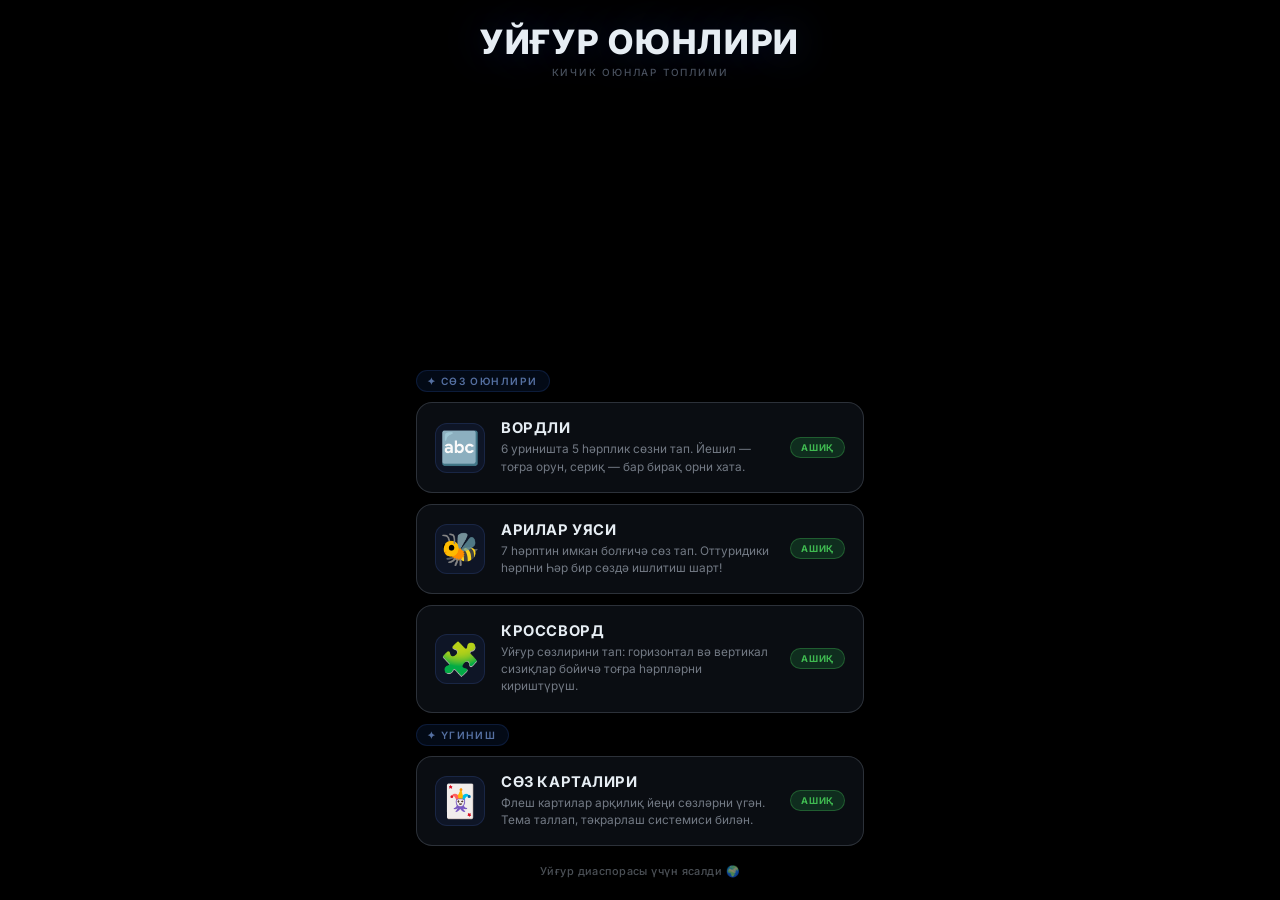
<file: index.html>
<!DOCTYPE html>
<html lang="ug">
<head>
  <meta charset="UTF-8" />
  <meta name="viewport" content="width=device-width, initial-scale=1.0, viewport-fit=cover" />
  <title>Уйғур оюнлири</title>
  <link rel="stylesheet" href="shared/theme.css?v=3" />
  <!-- Inter: modern geometric sans-serif, full Cyrillic support -->
  <link rel="preconnect" href="https://fonts.googleapis.com" />
  <link rel="preconnect" href="https://fonts.gstatic.com" crossorigin />
  <link href="https://fonts.googleapis.com/css2?family=Inter:wght@400;500;600;700;800;900&display=swap" rel="stylesheet" />

  <style>
    /* ─── Base overrides ────────────────────────────────── */
    body {
      font-family: 'Inter', 'Segoe UI', sans-serif;
      background: #000;
      padding-top: env(safe-area-inset-top, 0px);
    }

    /* ─── Header ────────────────────────────────────────── */
    header {
      position: relative;
      z-index: 1;
      width: 100%;
      max-width: 500px;
      padding: 24px 16px 18px;
      text-align: center;
      border-bottom: none;
      background: transparent;
    }

    /* Main title */
    header h1 {
      font-family: 'Inter', 'Segoe UI', sans-serif;
      font-size: 2.1rem;
      font-weight: 800;
      letter-spacing: 0.05em;
      text-transform: uppercase;
      padding: 0 70px;
      line-height: 1.1;
      color: #e6edf3;
      text-shadow: 0 0 40px rgba(60,120,255,0.25), 0 2px 12px rgba(0,0,0,0.5);
    }

    header p.subtitle {
      font-family: 'Inter', sans-serif;
      font-size: 0.62rem;
      font-weight: 500;
      color: rgba(180,200,230,0.4);
      letter-spacing: 0.18em;
      text-transform: uppercase;
      margin-top: 5px;
    }

    /* ─── Main ──────────────────────────────────────────── */
    main {
      position: relative;
      z-index: 1;
      margin-top: auto;
      width: 100%;
      max-width: 480px;
      padding: 20px 16px env(safe-area-inset-bottom, 20px);
      display: flex;
      flex-direction: column;
      align-items: center;
      gap: 11px;
    }

    /* ─── Section label ─────────────────────────────────── */
    .section-label {
      align-self: flex-start;
      font-family: 'Inter', sans-serif;
      font-size: 0.63rem;
      font-weight: 600;
      letter-spacing: 0.14em;
      text-transform: uppercase;
      margin-bottom: -1px;
      padding: 4px 12px 4px 10px;
      border-radius: 20px;
      background: rgba(30,80,180,0.12);
      border: 1px solid rgba(60,120,255,0.15);
      color: rgba(140,180,255,0.6);
    }

    /* ─── Game card ─────────────────────────────────────── */
    .game-card {
      display: flex;
      align-items: center;
      gap: 16px;
      width: 100%;
      text-decoration: none;
      background: rgba(13,17,23,0.8);
      border: 1px solid rgba(48,54,61,0.9);
      border-radius: 16px;
      padding: 16px 18px;
      color: var(--text);
      backdrop-filter: blur(12px);
      -webkit-backdrop-filter: blur(12px);
      position: relative;
      overflow: hidden;

      transition: transform 0.18s ease, box-shadow 0.18s ease, border-color 0.18s ease, background 0.18s ease;
    }

    /* Shimmer sweep */
    .game-card::before {
      content: '';
      position: absolute;
      inset: 0;
      background: linear-gradient(120deg, transparent 25%, rgba(255,255,255,0.045) 50%, transparent 75%);
      transform: translateX(-110%);
      transition: transform 0.6s ease;
      pointer-events: none;
      border-radius: inherit;
    }
    .game-card:hover::before { transform: translateX(110%); }

    /* Left accent bar */
    .game-card::after {
      content: '';
      position: absolute;
      left: 0;
      top: 18%;
      bottom: 18%;
      width: 3px;
      border-radius: 0 3px 3px 0;
      background: var(--accent, #555);
      opacity: 0;
      transform: scaleY(0.5);
      transition: opacity 0.2s ease, transform 0.2s ease;
    }
    .game-card:hover::after {
      opacity: 1;
      transform: scaleY(1);
    }

    .game-card:hover {
      transform: translateY(-3px);
      background: rgba(22,27,34,0.92);
      border-color: rgba(70,100,160,0.5);
      box-shadow: 0 10px 36px var(--glow, rgba(30,60,120,0.18)),
                  0 1px 0 rgba(255,255,255,0.04) inset;
    }
    .game-card:active { transform: translateY(-1px); }

    /* Per-game palette */
    .card-wordle     { --accent: #4ade80; --glow: rgba(74,222,128,0.2); }
    .card-bee        { --accent: #fbbf24; --glow: rgba(251,191,36,0.2); }
    .card-flashcards { --accent: #a78bfa; --glow: rgba(167,139,250,0.2); }
    .card-crossword  { --accent: #60a5fa; --glow: rgba(96,165,250,0.2);  }

    /* ─── Icon box ──────────────────────────────────────── */
    .game-icon {
      font-size: 2rem;
      flex-shrink: 0;
      width: 50px;
      height: 50px;
      display: flex;
      align-items: center;
      justify-content: center;
      background: rgba(30,50,100,0.25);
      border-radius: 12px;
      border: 1px solid rgba(48,70,130,0.35);
      transition: transform 0.22s ease;
    }
    .game-card:hover .game-icon {
      transform: scale(1.1) rotate(-4deg);
    }

    .game-info { flex: 1; min-width: 0; }

    .game-title {
      font-family: 'Inter', sans-serif;
      font-size: 0.92rem;
      font-weight: 700;
      letter-spacing: 0.04em;
      color: #e6edf3;
    }

    .game-desc {
      font-size: 0.74rem;
      color: rgba(125,133,144,0.9);
      margin-top: 4px;
      line-height: 1.45;
      font-weight: 400;
    }

    /* ─── Badge ─────────────────────────────────────────── */
    .badge {
      font-family: 'Inter', sans-serif;
      font-size: 0.58rem;
      font-weight: 700;
      letter-spacing: 0.08em;
      padding: 4px 10px;
      border-radius: 20px;
      flex-shrink: 0;
      text-transform: uppercase;
    }
    .badge-live {
      background: rgba(30,120,60,0.3);
      color: #3fb950;
      border: 1px solid rgba(63,185,80,0.35);
      animation: badgePulse 2.8s ease-in-out infinite;
    }
    @keyframes badgePulse {
      0%, 100% { box-shadow: 0 0 6px rgba(63,185,80,0.2); }
      50%       { box-shadow: 0 0 12px rgba(63,185,80,0.4); }
    }
    .badge-soon {
      background: rgba(255,255,255,0.04);
      color: rgba(125,133,144,0.7);
      border: 1px solid rgba(48,54,61,0.8);
    }

    /* ─── Footer ────────────────────────────────────────── */
    footer {
      position: relative;
      z-index: 1;
      padding: 18px 16px 22px;
      font-family: 'Inter', sans-serif;
      font-size: 0.68rem;
      font-weight: 500;
      letter-spacing: 0.04em;
      text-align: center;
      color: rgba(125,133,144,0.6);
    }

    /* ─── Responsive ────────────────────────────────────── */
    @media (max-height: 680px) {
      header h1 { font-size: 1.55rem; }
      main { padding-top: 16px; gap: 9px; }
      .game-icon { width: 44px; height: 44px; font-size: 1.7rem; }
    }

    /* Tapped state for mobile tap feedback */
    .game-card.tapped {
      transform: translateY(-3px) !important;
      background: rgba(22,27,34,0.92) !important;
    }
    .game-card.tapped::after {
      opacity: 1 !important;
      transform: scaleY(1) !important;
    }
    .game-card.tapped .game-icon {
      transform: scale(1.1) rotate(-4deg) !important;
    }
  </style>
</head>
<body>

<header>
  <h1>УЙҒУР ОЮНЛИРИ</h1>
  <p class="subtitle">КИЧИК ОЮНЛАР ТОПЛИМИ</p>
</header>

<main>

  <span class="section-label">✦ Сөз оюнлири</span>

  <a href="wordle-uyghur.html" class="game-card card-wordle">
    <div class="game-icon">🔤</div>
    <div class="game-info">
      <div class="game-title">ВОРДЛИ</div>
      <div class="game-desc">6 уриништа 5 һәрплик сөзни тап. Йешил — тоғра орун, сериқ — бар бирақ орни хата.</div>
    </div>
    <span class="badge badge-live">АШИҚ</span>
  </a>

  <a href="spelling-bee.html" class="game-card card-bee">
    <div class="game-icon">🐝</div>
    <div class="game-info">
      <div class="game-title">АРИЛАР УЯСИ</div>
      <div class="game-desc">7 һәрптин имкан болғичә сөз тап. Оттуридики һәрпни Һәр бир сөздә ишлитиш шарт!</div>
    </div>
    <span class="badge badge-live">АШИҚ</span>
  </a>

  <a href="crossword-uyghur.html" class="game-card card-crossword">
    <div class="game-icon">🧩</div>
    <div class="game-info">
      <div class="game-title">КРОССВОРД</div>
      <div class="game-desc">Уйғур сөзлирини тап: горизонтал вә вертикал сизиқлар бойичә тоғра һәрпләрни кириштүрүш.</div>
    </div>
    <span class="badge badge-live">АШИҚ</span>
  </a>

  <span class="section-label">✦ Үгиниш</span>

  <a href="flashcards-uyghur.html" class="game-card card-flashcards">
    <div class="game-icon">🃏</div>
    <div class="game-info">
      <div class="game-title">СӨЗ КАРТАЛИРИ</div>
      <div class="game-desc">Флеш картилар арқилиқ йеңи сөзләрни үгән. Тема таллап, тәкрарлаш системиси билән.</div>
    </div>
    <span class="badge badge-live">АШИҚ</span>
  </a>

</main>

<footer>Уйғур диаспорасы үчүн ясалди 🌍</footer>

<script>
  // Reset opacity instantly when returning via back button (bfcache restore)
  window.addEventListener('pageshow', () => {
    document.body.style.transition = '';
    document.body.style.opacity = '1';
  });

  // Tap feedback + navigate
  document.querySelectorAll('.game-card').forEach(card => {
    card.addEventListener('click', function (e) {
      e.preventDefault();
      const href = this.getAttribute('href');
      this.classList.add('tapped');
      setTimeout(() => {
        document.body.style.transition = 'opacity 0.15s ease';
        document.body.style.opacity = '0';
        setTimeout(() => { window.location.href = href; }, 150);
      }, 180);
    });
  });
</script>

</body>
</html>
</file>
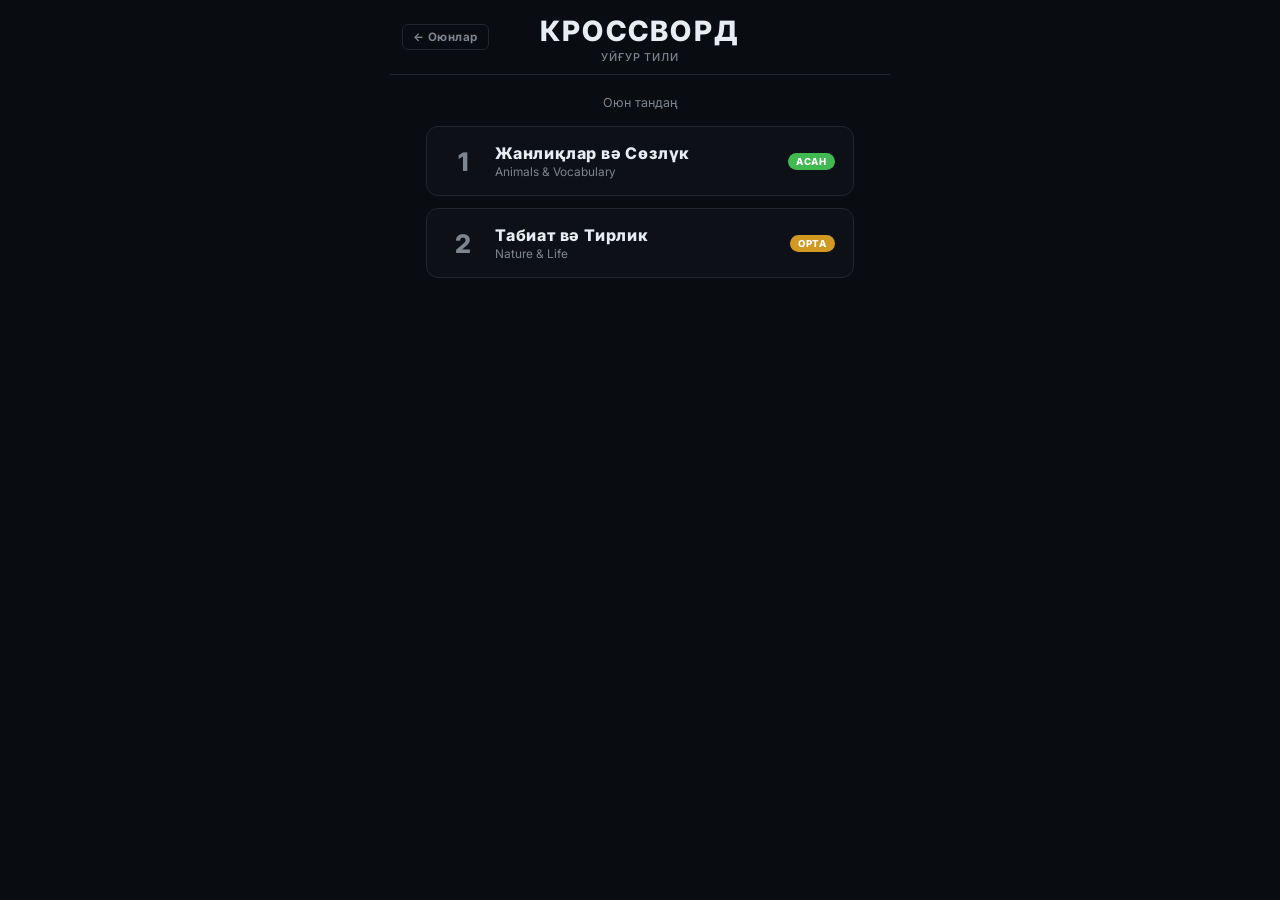
<file: crossword-uyghur.html>
<!DOCTYPE html>
<html lang="ug">
<head>
  <meta charset="UTF-8" />
  <meta name="viewport" content="width=device-width, initial-scale=1.0, maximum-scale=1.0, user-scalable=no" />
  <title>КРОССВОРД · Уйғур тили</title>
  <link rel="stylesheet" href="shared/theme.css?v=3" />
  <style>

    /* ── Screens ─────────────────────────────────────────── */
    .screen { width: 100%; display: flex; flex-direction: column; align-items: center; }
    .screen.hidden { display: none !important; }

    /* ════════════════════════════════════════════════════════
       PUZZLE LIST SCREEN
    ════════════════════════════════════════════════════════ */
    #screen-list {
      max-width: 460px;
      padding: 20px 16px 32px;
      gap: 12px;
    }
    .list-intro {
      font-size: 0.78rem;
      color: var(--subtext);
      text-align: center;
      margin-bottom: 4px;
    }
    .puzzle-card {
      display: flex;
      align-items: center;
      gap: 14px;
      width: 100%;
      background: var(--surface);
      border: 1px solid var(--border);
      border-radius: 12px;
      padding: 16px 18px;
      cursor: pointer;
      transition: border-color 0.15s, background 0.15s;
      user-select: none;
      -webkit-tap-highlight-color: transparent;
    }
    .puzzle-card:hover  { border-color: #555; background: #202022; }
    .puzzle-card:active { background: #1c1c1e; }
    .puzzle-card.solved { border-color: var(--green); }

    .puzzle-num {
      font-size: 1.6rem;
      font-weight: 800;
      color: var(--subtext);
      flex-shrink: 0;
      width: 36px;
      text-align: center;
    }
    .puzzle-card.solved .puzzle-num { color: var(--green); }

    .puzzle-info { flex: 1; }
    .puzzle-title {
      font-size: 1rem;
      font-weight: 800;
      letter-spacing: 0.05em;
    }
    .puzzle-subtitle {
      font-size: 0.74rem;
      color: var(--subtext);
      margin-top: 2px;
    }
    .puzzle-meta {
      display: flex;
      flex-direction: column;
      align-items: flex-end;
      gap: 5px;
      flex-shrink: 0;
    }
    .diff-badge {
      font-size: 0.6rem;
      font-weight: 800;
      letter-spacing: 0.08em;
      padding: 3px 8px;
      border-radius: 20px;
    }
    .diff-easy   { background: var(--green);  color: #fff; }
    .diff-medium { background: var(--yellow); color: #fff; }
    .diff-hard   { background: #8b2020;       color: #faa; }

    .solved-check {
      font-size: 1rem;
      color: var(--green);
      display: none;
    }
    .puzzle-card.solved .solved-check { display: block; }

    /* ════════════════════════════════════════════════════════
       GAME SCREEN
    ════════════════════════════════════════════════════════ */
    #screen-game {
      max-width: 540px;
      padding: 12px 12px 28px;
      gap: 14px;
    }

    /* Back-to-list link inside game (sits above grid) */
    #back-to-list {
      align-self: flex-start;
      display: inline-flex;
      align-items: center;
      gap: 5px;
      font-size: 0.72rem;
      font-weight: 700;
      color: var(--subtext);
      cursor: pointer;
      letter-spacing: 0.04em;
      padding: 4px 0;
      border: none;
      background: none;
      transition: color 0.15s;
    }
    #back-to-list:hover { color: var(--text); }

    /* Puzzle title row in game */
    #game-title-row {
      width: 100%;
      display: flex;
      align-items: baseline;
      gap: 10px;
    }
    #game-puzzle-title {
      font-size: 0.9rem;
      font-weight: 800;
      letter-spacing: 0.06em;
    }
    #game-puzzle-sub {
      font-size: 0.7rem;
      color: var(--subtext);
    }

    /* ── Crossword grid ───────────────────────────────────── */
    #crossword-grid { display: grid; gap: 3px; }

    .cw-cell {
      background: #242426;
      border: 1px solid #444;
      border-radius: 3px;
      display: flex;
      align-items: center;
      justify-content: center;
      cursor: pointer;
      position: relative;
      font-weight: 800;
      user-select: none;
      -webkit-tap-highlight-color: transparent;
      transition: background 0.1s, border-color 0.1s;
    }
    .cw-cell.empty {
      background: transparent;
      border-color: transparent;
      cursor: default;
      pointer-events: none;
    }
    .cw-cell.active-word   { background: #1e2f42; border-color: #3a6080; }
    .cw-cell.active-cursor { background: #2a5070; border-color: #5090b8; }
    .cw-cell.correct  { background: var(--green); border-color: var(--green); color: #fff; }
    .cw-cell.wrong    { background: #6e2020;      border-color: #8b2020;      color: #faa; }
    .cw-cell.revealed { background: #3a3a10;      border-color: #888820;      color: #ffd; }

    .cell-number {
      position: absolute;
      top: 2px; left: 3px;
      font-size: 0.52rem;
      font-weight: 700;
      color: var(--subtext);
      line-height: 1;
      pointer-events: none;
    }
    .cw-cell.active-word .cell-number,
    .cw-cell.active-cursor .cell-number { color: #7aaccc; }

    /* ── Clues panel ─────────────────────────────────────── */
    #clues-panel { display: flex; gap: 10px; width: 100%; }
    .clues-col {
      flex: 1;
      background: var(--surface);
      border: 1px solid var(--border);
      border-radius: 8px;
      padding: 10px;
    }
    .clues-heading {
      font-size: 0.6rem;
      font-weight: 800;
      letter-spacing: 0.12em;
      color: var(--subtext);
      text-transform: uppercase;
      margin-bottom: 7px;
    }
    .clue-item {
      display: flex;
      gap: 6px;
      font-size: 0.74rem;
      line-height: 1.35;
      padding: 5px 6px;
      border-radius: 5px;
      cursor: pointer;
      transition: background 0.1s;
    }
    .clue-item:hover { background: rgba(255,255,255,0.05); }
    .clue-item.active { background: #1e2f42; }
    .clue-num { font-weight: 800; color: var(--subtext); flex-shrink: 0; min-width: 14px; }
    .clue-item.active .clue-num { color: #7aaccc; }
    .clue-item.solved .clue-text { color: var(--subtext); text-decoration: line-through; }

    /* ── Action buttons ──────────────────────────────────── */
    #action-row { display: flex; gap: 8px; width: 100%; }
    .btn-action {
      flex: 1;
      padding: 11px 4px;
      border-radius: var(--radius);
      border: 1px solid var(--border);
      background: var(--surface);
      color: var(--text);
      font-size: 0.78rem;
      font-weight: 700;
      letter-spacing: 0.03em;
      cursor: pointer;
      transition: background 0.15s, border-color 0.15s;
      white-space: nowrap;
    }
    .btn-action:hover  { background: #222; border-color: #666; }
    .btn-action:active { filter: brightness(0.85); }
    .btn-check { border-color: var(--green); color: var(--green); }
    .btn-check:hover { background: #152015; }

    @media (max-width: 400px) {
      #crossword-grid { gap: 2px; }
      .clue-item { font-size: 0.68rem; }
    }
  </style>
</head>
<body>

<div id="toasts"></div>

<header>
  <a href="index.html" class="btn-back">← Оюнлар</a>
  <h1>КРОССВОРД</h1>
  <p class="subtitle">УЙҒУР ТИЛИ</p>
</header>

<!-- ══════════════════════ SCREEN 1: PUZZLE LIST ════════════════════ -->
<div id="screen-list" class="screen">
  <p class="list-intro">Оюн тандаң</p>
  <div id="puzzle-cards"></div>
</div>

<!-- ══════════════════════ SCREEN 2: GAME ═══════════════════════════ -->
<div id="screen-game" class="screen hidden">
  <button id="back-to-list">← Тизимға қайт</button>
  <div id="game-title-row">
    <span id="game-puzzle-title"></span>
    <span id="game-puzzle-sub"></span>
  </div>
  <div id="crossword-grid"></div>
  <div id="clues-panel">
    <div class="clues-col">
      <div class="clues-heading">→ Горизонтал</div>
      <div id="clues-across"></div>
    </div>
    <div class="clues-col">
      <div class="clues-heading">↓ Вертикал</div>
      <div id="clues-down"></div>
    </div>
  </div>
  <div id="action-row">
    <button class="btn-action btn-check" id="btn-check">✓ Тексүр</button>
    <button class="btn-action" id="btn-reset">↺ Тазала</button>
    <button class="btn-action" id="btn-reveal">👁 Ачып бақ</button>
  </div>
  <div id="keyboard"></div>
</div>

<!-- Completion modal -->
<div id="overlay">
  <div class="modal">
    <div class="modal-title"  id="m-title">Аҗайип! 🎉</div>
    <div class="modal-word"   id="m-word"   style="font-size:1.3rem;letter-spacing:0.1em"></div>
    <div class="modal-meaning" id="m-meaning"></div>
    <div class="modal-stats">
      <div class="stat"><span class="stat-n" id="s-played">0</span><span class="stat-l">Барлиқ оюн</span></div>
      <div class="stat"><span class="stat-n" id="s-wins">0</span><span class="stat-l">Утуш</span></div>
      <div class="stat"><span class="stat-n" id="s-streak">0</span><span class="stat-l">Кетма-кет</span></div>
    </div>
    <button class="btn-primary" id="btn-new">Йеңи оюн ▶</button>
  </div>
</div>

<script src="data/crossword.js?v=3"></script>
<script src="shared/utils.js?v=3"></script>
<script>
// ═══════════════════════════════════════════════════════════════
//  PUZZLE DEFINITIONS — loaded from data/crossword.js (encoded)
//  Format: [{ id, title, subtitle, difficulty, words:[{id,dir,row,col,answer,clue}] }]
//  Edit puzzles in scripts/encode-data.js → re-run node scripts/encode-data.js
// ═══════════════════════════════════════════════════════════════
const PUZZLES = decodeGameData('crossword');

const DIFF_LABEL = { easy:'АСАН', medium:'ОРТА', hard:'ҚИЙИН' };
const DIFF_CLASS = { easy:'diff-easy', medium:'diff-medium', hard:'diff-hard' };

// ── Solved state ─────────────────────────────────────────
const SOLVED_KEY = 'ug-cw-solved';
function getSolved() { return new Set(JSON.parse(localStorage.getItem(SOLVED_KEY) || '[]')); }
function markSolved(id) {
  const s = getSolved(); s.add(id);
  localStorage.setItem(SOLVED_KEY, JSON.stringify([...s]));
}

// ── Stats (shared across all crossword puzzles) ──────────
const stats = new Stats('cw');

// ═══════════════════════════════════════════════════════════════
//  SCREEN ROUTING
// ═══════════════════════════════════════════════════════════════
function showList() {
  document.getElementById('screen-game').classList.add('hidden');
  document.getElementById('screen-list').classList.remove('hidden');
  renderPuzzleList();
  // scroll to top
  window.scrollTo(0, 0);
}

function showGame(puzzle) {
  document.getElementById('screen-list').classList.add('hidden');
  document.getElementById('screen-game').classList.remove('hidden');
  document.getElementById('game-puzzle-title').textContent = puzzle.title;
  document.getElementById('game-puzzle-sub').textContent   = puzzle.subtitle;
  loadPuzzle(puzzle);
  window.scrollTo(0, 0);
}

// ── Puzzle list UI ───────────────────────────────────────
function renderPuzzleList() {
  const solved  = getSolved();
  const container = document.getElementById('puzzle-cards');
  container.innerHTML = '';
  container.style.cssText = 'display:flex;flex-direction:column;gap:12px;width:100%';

  PUZZLES.forEach((p, i) => {
    const isSolved = solved.has(p.id);
    const card = document.createElement('div');
    card.className = 'puzzle-card' + (isSolved ? ' solved' : '');
    card.innerHTML = `
      <div class="puzzle-num">${i + 1}</div>
      <div class="puzzle-info">
        <div class="puzzle-title">${p.title}</div>
        <div class="puzzle-subtitle">${p.subtitle}</div>
      </div>
      <div class="puzzle-meta">
        <span class="diff-badge ${DIFF_CLASS[p.difficulty]}">${DIFF_LABEL[p.difficulty]}</span>
        <span class="solved-check">✓ Шудур</span>
      </div>`;
    card.addEventListener('click', () => showGame(p));
    container.appendChild(card);
  });
}

// ── Back-to-list button ──────────────────────────────────
document.getElementById('back-to-list').addEventListener('click', () => {
  document.removeEventListener('keydown', onPhysicalKey);
  closeModal();
  showList();
});

// ═══════════════════════════════════════════════════════════════
//  GAME ENGINE
// ═══════════════════════════════════════════════════════════════
let currentPuzzle = null;
let ROWS = 0, COLS = 0;
let cells = [];
let activeWord   = null;
let activeCellR  = -1;
let activeCellC  = -1;
let gameComplete = false;

// ── Load a puzzle ────────────────────────────────────────
function loadPuzzle(puzzle) {
  currentPuzzle = puzzle;
  gameComplete  = false;
  activeWord    = null;
  activeCellR   = -1;
  activeCellC   = -1;

  // Derive grid dimensions from word extents
  ROWS = 0; COLS = 0;
  puzzle.words.forEach(w => {
    const len = w.answer.length;
    const maxR = w.dir === 'across' ? w.row + 1       : w.row + len;
    const maxC = w.dir === 'across' ? w.col + len     : w.col + 1;
    if (maxR > ROWS) ROWS = maxR;
    if (maxC > COLS) COLS = maxC;
  });

  buildCells(puzzle);
  sizeCells();
  renderGrid();
  renderClues();
  selectWord(puzzle.words[0].id, puzzle.words[0].dir);
  document.removeEventListener('keydown', onPhysicalKey);
  document.addEventListener('keydown', onPhysicalKey);
}

// ── Compute cell pixel size to fit viewport ──────────────
function sizeCells() {
  const maxW    = Math.min(window.innerWidth - 24, 500);
  const cellPx  = Math.min(46, Math.floor((maxW - (COLS - 1) * 3) / COLS));
  document.getElementById('crossword-grid').style.setProperty('--cell', cellPx + 'px');
}

// ── Build cell data model ────────────────────────────────
function buildCells(puzzle) {
  cells = Array.from({ length: ROWS }, () => Array(COLS).fill(null));

  puzzle.words.forEach(w => {
    [...w.answer].forEach((letter, i) => {
      const r = w.dir === 'across' ? w.row     : w.row + i;
      const c = w.dir === 'across' ? w.col + i : w.col;
      if (!cells[r][c]) cells[r][c] = { letter, input:'', correct:null, revealed:false, clueNum:null };
      if (w.dir === 'across') cells[r][c].wordAcross = w.id;
      else                    cells[r][c].wordDown   = w.id;
    });
  });

  // Assign clue numbers L→R, T→B
  let num = 1;
  for (let r = 0; r < ROWS; r++) {
    for (let c = 0; c < COLS; c++) {
      const cell = cells[r][c];
      if (!cell) continue;
      const sa = puzzle.words.find(w => w.dir === 'across' && w.row === r && w.col === c);
      const sd = puzzle.words.find(w => w.dir === 'down'   && w.row === r && w.col === c);
      if (sa || sd) {
        cell.clueNum = num;
        if (sa) sa.clueNum = num;
        if (sd) sd.clueNum = num;
        num++;
      }
    }
  }
}

// ── Helpers ──────────────────────────────────────────────
function isCellInWord(r, c, w) {
  const len = w.answer.length;
  return w.dir === 'across'
    ? r === w.row && c >= w.col && c < w.col + len
    : c === w.col && r >= w.row && r < w.row + len;
}
function isWordSolved(w) {
  return [...w.answer].every((l, i) => {
    const r = w.dir === 'across' ? w.row     : w.row + i;
    const c = w.dir === 'across' ? w.col + i : w.col;
    return cells[r]?.[c]?.input === l;
  });
}

// ── Render grid ──────────────────────────────────────────
function renderGrid() {
  const grid = document.getElementById('crossword-grid');
  grid.style.gridTemplateColumns = `repeat(${COLS}, var(--cell, 46px))`;
  grid.innerHTML = '';

  for (let r = 0; r < ROWS; r++) {
    for (let c = 0; c < COLS; c++) {
      const cell = cells[r][c];
      const el   = document.createElement('div');

      if (!cell) {
        el.className = 'cw-cell empty';
        el.style.cssText = 'width:var(--cell,46px);height:var(--cell,46px);font-size:calc(var(--cell,46px)*0.24)';
        grid.appendChild(el);
        continue;
      }

      el.className = 'cw-cell';
      el.style.cssText = 'width:var(--cell,46px);height:var(--cell,46px);font-size:calc(var(--cell,46px)*0.24)';
      el.dataset.r = r; el.dataset.c = c;

      if (cell.clueNum) {
        const n = document.createElement('span');
        n.className = 'cell-number';
        n.textContent = cell.clueNum;
        el.appendChild(n);
      }
      if (cell.input) {
        const t = document.createElement('span');
        t.textContent = cell.input;
        el.appendChild(t);
      }

      if      (cell.correct === true)  el.classList.add('correct');
      else if (cell.correct === false) el.classList.add('wrong');
      else if (cell.revealed)          el.classList.add('revealed');
      else {
        if (activeWord) {
          const aw = currentPuzzle.words.find(w => w.id === activeWord.id);
          if (aw && isCellInWord(r, c, aw)) el.classList.add('active-word');
        }
        if (r === activeCellR && c === activeCellC) {
          el.classList.remove('active-word');
          el.classList.add('active-cursor');
        }
      }

      el.addEventListener('click', () => onCellClick(r, c));
      grid.appendChild(el);
    }
  }
}

// ── Render clues ─────────────────────────────────────────
function renderClues() {
  const acrossEl = document.getElementById('clues-across');
  const downEl   = document.getElementById('clues-down');
  acrossEl.innerHTML = '';
  downEl.innerHTML   = '';

  currentPuzzle.words.forEach(w => {
    const div = document.createElement('div');
    div.className = 'clue-item'
      + (activeWord?.id === w.id   ? ' active' : '')
      + (isWordSolved(w)           ? ' solved' : '');
    div.dataset.wid = w.id;
    div.innerHTML = `<span class="clue-num">${w.clueNum}.</span>`
                  + `<span class="clue-text">${w.clue}</span>`;
    div.addEventListener('click', () => selectWord(w.id, w.dir));
    (w.dir === 'across' ? acrossEl : downEl).appendChild(div);
  });
}

// ── Selection ────────────────────────────────────────────
function onCellClick(r, c) {
  if (!cells[r][c]) return;
  // Same cell: toggle direction
  if (r === activeCellR && c === activeCellC && activeWord) {
    const other    = activeWord.dir === 'across' ? 'down' : 'across';
    const altWord  = currentPuzzle.words.find(w => w.dir === other && isCellInWord(r, c, w));
    if (altWord) {
      activeWord = { id: altWord.id, dir: altWord.dir };
      renderGrid(); renderClues(); focusHidden(); return;
    }
  }
  // Prefer current direction
  let w = activeWord
    ? currentPuzzle.words.find(ww => ww.dir === activeWord.dir && isCellInWord(r, c, ww))
    : null;
  if (!w) w = currentPuzzle.words.find(ww => isCellInWord(r, c, ww));
  if (!w) return;

  activeWord  = { id: w.id, dir: w.dir };
  activeCellR = r; activeCellC = c;
  renderGrid(); renderClues(); focusHidden();
}

function selectWord(id, dir) {
  const w = currentPuzzle.words.find(w => w.id === id);
  if (!w) return;
  activeWord = { id, dir };
  // Jump to first empty cell in word, else start
  activeCellR = w.row; activeCellC = w.col;
  for (let i = 0; i < w.answer.length; i++) {
    const r = dir === 'across' ? w.row     : w.row + i;
    const c = dir === 'across' ? w.col + i : w.col;
    if (!cells[r][c]?.input) { activeCellR = r; activeCellC = c; break; }
  }
  renderGrid(); renderClues(); focusHidden();
  setTimeout(() => {
    document.querySelector(`.clue-item[data-wid="${id}"]`)
      ?.scrollIntoView({ block:'nearest', behavior:'smooth' });
  }, 40);
}

// ── Keyboard (shared module — supplemental Uyghur letters + ghost input) ──
const kb = new UyghurKeyboard({
  onLetter: ch => typeIntoCell(ch),
  onDelete: ()  => deleteCell(),
  // No onEnter: crossword uses the ✓ Тексүр button instead
});
kb.mount(document.getElementById('keyboard'));

// focusHidden is called throughout the game to open the native keyboard.
// It delegates to kb.focus() which manages the shared ghost input.
function focusHidden() { kb.focus(); }

function onPhysicalKey(e) {
  if (!activeWord) return;
  if (e.key === 'Backspace')       { e.preventDefault(); deleteCell(); return; }
  if (e.key === 'Tab')             { e.preventDefault(); cycleWord(e.shiftKey ? -1 : 1); return; }
  if (e.key.startsWith('Arrow'))   { e.preventDefault(); navigateArrow(e.key); return; }
  const ch = e.key.toUpperCase();
  if (isCyrillic(ch)) { e.preventDefault(); typeIntoCell(ch); }
}

function typeIntoCell(ch) {
  if (activeCellR < 0 || !activeWord) return;
  const cell = cells[activeCellR][activeCellC];
  if (!cell) return;
  cell.input    = ch;
  cell.correct  = null;
  cell.revealed = false;
  advance();
  renderGrid(); renderClues();
  if (!gameComplete) checkAllFilled();
}

function deleteCell() {
  if (activeCellR < 0) return;
  const cell = cells[activeCellR][activeCellC];
  if (!cell) return;
  if (cell.input) {
    cell.input = ''; cell.correct = null; cell.revealed = false;
  } else {
    retreat();
    const prev = cells[activeCellR][activeCellC];
    if (prev) { prev.input = ''; prev.correct = null; prev.revealed = false; }
  }
  renderGrid();
}

function advance() {
  const w = currentPuzzle.words.find(w => w.id === activeWord.id);
  if (!w) return;
  if (w.dir === 'across') {
    if (activeCellC < w.col + w.answer.length - 1) activeCellC++;
    else jumpToNextWord();
  } else {
    if (activeCellR < w.row + w.answer.length - 1) activeCellR++;
    else jumpToNextWord();
  }
}

function retreat() {
  const w = currentPuzzle.words.find(w => w.id === activeWord.id);
  if (!w) return;
  if (w.dir === 'across' && activeCellC > w.col) activeCellC--;
  if (w.dir === 'down'   && activeCellR > w.row) activeCellR--;
}

function jumpToNextWord() {
  const idx  = currentPuzzle.words.findIndex(w => w.id === activeWord.id);
  const next = currentPuzzle.words[(idx + 1) % currentPuzzle.words.length];
  activeWord  = { id: next.id, dir: next.dir };
  activeCellR = next.row; activeCellC = next.col;
  for (let i = 0; i < next.answer.length; i++) {
    const r = next.dir === 'across' ? next.row     : next.row + i;
    const c = next.dir === 'across' ? next.col + i : next.col;
    if (!cells[r][c]?.input) { activeCellR = r; activeCellC = c; break; }
  }
  renderClues();
}

function cycleWord(delta) {
  const idx  = currentPuzzle.words.findIndex(w => w.id === activeWord.id);
  const next = currentPuzzle.words[((idx + delta) % currentPuzzle.words.length + currentPuzzle.words.length) % currentPuzzle.words.length];
  selectWord(next.id, next.dir);
}

function navigateArrow(key) {
  let r = activeCellR, c = activeCellC;
  if (key === 'ArrowRight') c++;
  if (key === 'ArrowLeft')  c--;
  if (key === 'ArrowDown')  r++;
  if (key === 'ArrowUp')    r--;
  if (r < 0 || r >= ROWS || c < 0 || c >= COLS || !cells[r][c]) return;
  activeCellR = r; activeCellC = c;
  const w = currentPuzzle.words.find(w => isCellInWord(r, c, w) && w.dir === activeWord.dir)
         || currentPuzzle.words.find(w => isCellInWord(r, c, w));
  if (w) activeWord = { id: w.id, dir: w.dir };
  renderGrid(); renderClues();
}

// ── Check / Reset / Reveal ───────────────────────────────
document.getElementById('btn-check').addEventListener('click', () => {
  let checked = false;
  for (let r = 0; r < ROWS; r++) for (let c = 0; c < COLS; c++) {
    const cell = cells[r][c];
    if (cell?.input) { cell.correct = cell.input === cell.letter; checked = true; }
  }
  if (!checked) { toast('Алдин бир харып кириш керек!'); return; }
  renderGrid(); renderClues();
  if (currentPuzzle.words.every(isWordSolved)) winGame();
});

document.getElementById('btn-reset').addEventListener('click', () => {
  for (let r = 0; r < ROWS; r++) for (let c = 0; c < COLS; c++) {
    const cell = cells[r][c];
    if (cell) { cell.input = ''; cell.correct = null; cell.revealed = false; }
  }
  gameComplete = false;
  renderGrid(); renderClues();
  toast('Тазаланди ✓');
});

document.getElementById('btn-reveal').addEventListener('click', () => {
  // Reveal only the active word
  const target = activeWord
    ? currentPuzzle.words.filter(w => w.id === activeWord.id)
    : currentPuzzle.words;
  target.forEach(w => {
    [...w.answer].forEach((l, i) => {
      const r = w.dir === 'across' ? w.row     : w.row + i;
      const c = w.dir === 'across' ? w.col + i : w.col;
      if (cells[r][c] && !cells[r][c].correct) {
        cells[r][c].input    = l;
        cells[r][c].correct  = null;
        cells[r][c].revealed = true;
      }
    });
  });
  renderGrid(); renderClues();
  checkAllFilled();
});

// ── Completion ───────────────────────────────────────────
function checkAllFilled() {
  if (currentPuzzle.words.every(isWordSolved)) winGame();
}

function winGame() {
  if (gameComplete) return;
  gameComplete = true;
  markSolved(currentPuzzle.id);
  stats.recordWin();
  stats.renderTo('s-played', 's-wins', 's-streak');
  document.getElementById('m-title').textContent   = 'Аҗайип! 🎉';
  document.getElementById('m-word').textContent    = currentPuzzle.title;
  document.getElementById('m-meaning').textContent = 'Барлиқ сөзни тапти!';
  setTimeout(openModal, 700);
}

document.getElementById('btn-new').addEventListener('click', () => {
  closeModal();
  showList();
});

// ── Boot ─────────────────────────────────────────────────
showList();
</script>
</body>
</html>
</file>
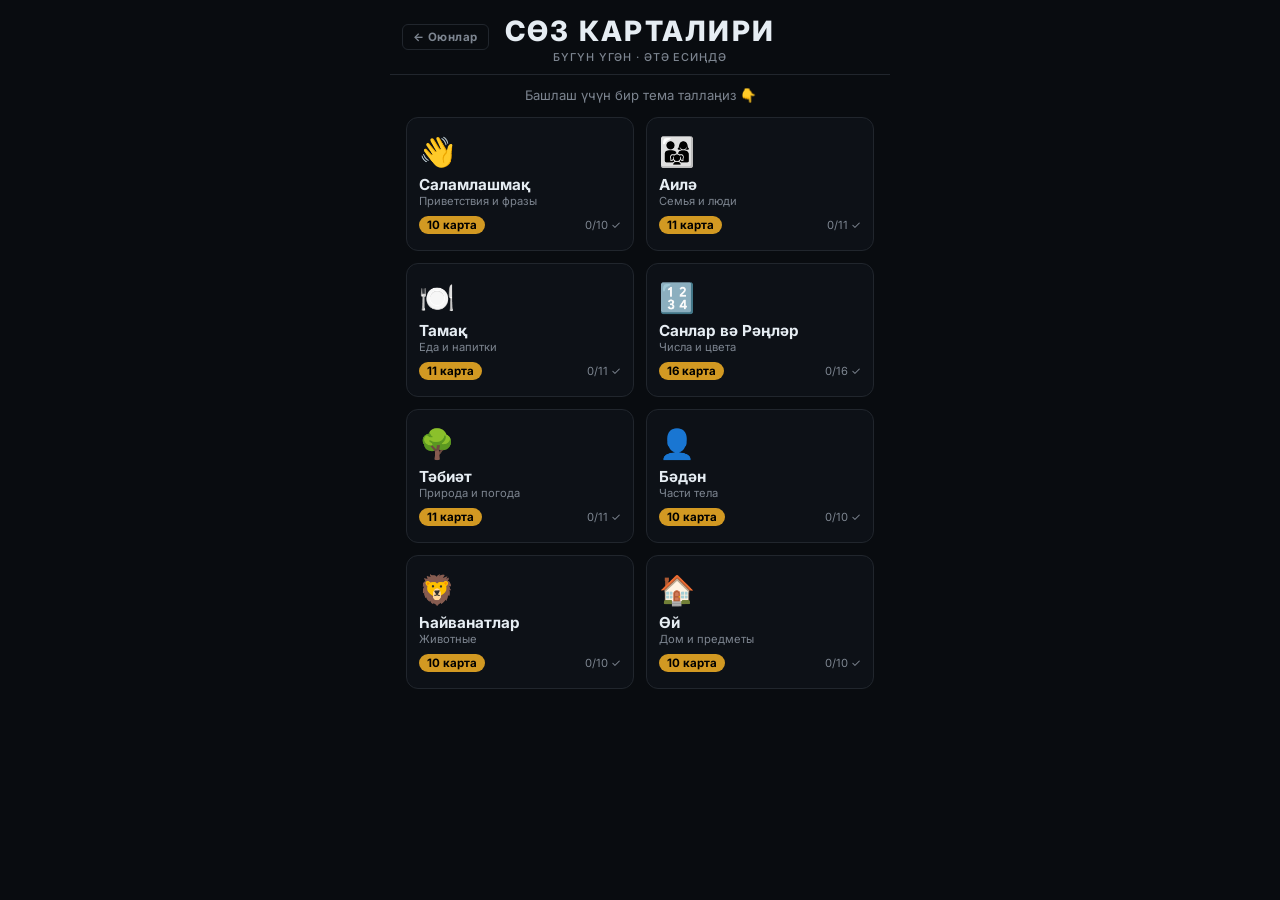
<file: flashcards-uyghur.html>
<!DOCTYPE html>
<html lang="ug">
<head>
  <meta charset="UTF-8" />
  <meta name="viewport" content="width=device-width, initial-scale=1.0, maximum-scale=1.0, user-scalable=no" />
  <title>Сөз Карталири · Уйғур тили</title>
  <link rel="stylesheet" href="shared/theme.css?v=3" />
  <style>
    #game-wrap {
      flex: 1;
      display: flex;
      flex-direction: column;
      align-items: center;
      width: 100%;
      max-width: 500px;
      padding: 12px 16px 24px;
    }

    /* ── Screens ─────────────────────────────────────── */
    .screen { width: 100%; }
    .screen.hidden { display: none !important; }

    /* ── Category grid ───────────────────────────────── */
    .cats-intro {
      text-align: center;
      font-size: 0.82rem;
      color: var(--subtext);
      margin-bottom: 14px;
    }
    #cat-grid {
      display: grid;
      grid-template-columns: 1fr 1fr;
      gap: 12px;
    }
    .cat-card {
      background: var(--surface);
      border: 1px solid var(--border);
      border-radius: 12px;
      padding: 16px 12px;
      cursor: pointer;
      transition: border-color 0.2s, transform 0.1s;
      user-select: none;
      -webkit-tap-highlight-color: transparent;
    }
    .cat-card:hover  { border-color: var(--green); }
    .cat-card:active { transform: scale(0.97); }
    .cat-emoji    { font-size: 1.8rem; margin-bottom: 6px; }
    .cat-name-ug  { font-size: 0.95rem; font-weight: 700; }
    .cat-name-en  { font-size: 0.7rem; color: var(--subtext); margin-bottom: 8px; }
    .cat-meta     { display: flex; justify-content: space-between; align-items: center; }
    .cat-due      { font-size: 0.72rem; background: var(--yellow); color: #000; border-radius: 10px; padding: 2px 8px; font-weight: 700; }
    .cat-due.zero { background: var(--green); color: #fff; }
    .cat-mastered { font-size: 0.7rem; color: var(--subtext); }

    /* ── Study screen ────────────────────────────────── */
    #screen-study { display: flex; flex-direction: column; align-items: center; }

    #study-header {
      display: flex;
      align-items: center;
      justify-content: space-between;
      width: 100%;
      margin-bottom: 8px;
    }
    #btn-back {
      background: none;
      border: 1px solid var(--border);
      color: var(--subtext);
      border-radius: var(--radius);
      padding: 6px 12px;
      font-size: 0.8rem;
      cursor: pointer;
    }
    #study-cat-name  { font-size: 0.85rem; font-weight: 700; color: var(--subtext); }
    #study-prog-lbl  { font-size: 0.8rem; color: var(--subtext); }

    #prog-bar-wrap {
      width: 100%; height: 4px;
      background: var(--border);
      border-radius: 2px;
      margin-bottom: 24px;
      overflow: hidden;
    }
    #prog-bar {
      height: 100%; background: var(--green);
      border-radius: 2px;
      transition: width 0.4s ease;
      width: 0%;
    }

    /* ── Flip card ───────────────────────────────────── */
    #card-area {
      width: 100%;
      perspective: 1000px;
      margin-bottom: 24px;
    }
    #card {
      width: 100%; height: 220px;
      position: relative;
      transform-style: preserve-3d;
      transition: transform 0.5s cubic-bezier(0.4, 0, 0.2, 1);
      cursor: pointer;
      border-radius: 16px;
      -webkit-tap-highlight-color: transparent;
    }
    #card.flipped { transform: rotateY(180deg); }
    .card-face {
      position: absolute; inset: 0;
      backface-visibility: hidden;
      -webkit-backface-visibility: hidden;
      border-radius: 16px;
      background: var(--surface);
      border: 1px solid var(--border);
      display: flex; flex-direction: column;
      align-items: center; justify-content: center;
      padding: 24px;
    }
    .card-back-face { transform: rotateY(180deg); }

    #card-ug-front {
      font-size: 2.2rem; font-weight: 800;
      text-align: center; line-height: 1.2;
      margin-bottom: 10px;
    }
    .card-tap-hint { font-size: 0.72rem; color: var(--subtext); }

    #card-en       { font-size: 1.5rem; font-weight: 700; color: var(--green); text-align: center; margin-bottom: 8px; }
    #card-ug-back  { font-size: 1rem; font-weight: 600; text-align: center; color: var(--subtext); margin-bottom: 6px; }
    #card-cat-lbl  { font-size: 0.65rem; color: var(--subtext); letter-spacing: 0.08em; }

    /* ── Rating buttons ──────────────────────────────── */
    #rating-row {
      display: flex; gap: 10px; width: 100%;
      transition: opacity 0.2s;
    }
    #rating-row.hidden { visibility: hidden; pointer-events: none; }
    .btn-rate {
      flex: 1; padding: 12px 6px;
      border: none; border-radius: var(--radius);
      font-size: 0.82rem; font-weight: 800;
      cursor: pointer; transition: filter 0.15s;
      line-height: 1.3;
    }
    .btn-rate:active { filter: brightness(0.85); }
    .btn-rate .sub   { display: block; font-size: 0.62rem; font-weight: 400; opacity: 0.7; margin-top: 2px; }
    .btn-hard { background: #c0392b; color: #fff; }
    .btn-good { background: var(--yellow); color: #000; }
    .btn-easy { background: var(--green);  color: #fff; }

    /* ── Done screen ─────────────────────────────────── */
    #screen-done {
      display: flex; flex-direction: column;
      align-items: center; text-align: center;
      padding-top: 32px; gap: 14px;
    }
    .done-emoji { font-size: 3rem; }
    .done-title { font-size: 1.3rem; font-weight: 800; }
    .done-sub   { font-size: 0.85rem; color: var(--subtext); }
    .done-stats { display: flex; gap: 32px; margin: 4px 0; }
    .done-stat  { display: flex; flex-direction: column; align-items: center; }
    .done-n     { font-size: 2rem; font-weight: 800; color: var(--green); }
    .done-l     { font-size: 0.68rem; color: var(--subtext); }
  </style>
</head>
<body>

<div id="toasts"></div>

<header>
  <a href="index.html" class="btn-back">← Оюнлар</a>
  <h1>Сөз Карталири</h1>
  <p class="subtitle">БҮГҮН ҮГӘН · ӘТӘ ЕСИҢДӘ</p>
</header>

<div id="game-wrap">

  <!-- ── Screen 1: Category picker ─────────────────── -->
  <div id="screen-cats" class="screen">
    <p class="cats-intro">Башлаш үчүн бир тема таллаңиз 👇</p>
    <div id="cat-grid"></div>
  </div>

  <!-- ── Screen 2: Study ───────────────────────────── -->
  <div id="screen-study" class="screen hidden">
    <div id="study-header">
      <button id="btn-back">← Артқа</button>
      <span id="study-cat-name"></span>
      <span id="study-prog-lbl"></span>
    </div>
    <div id="prog-bar-wrap"><div id="prog-bar"></div></div>

    <div id="card-area">
      <div id="card">
        <!-- Front -->
        <div class="card-face">
          <div id="card-ug-front"></div>
          <div class="card-tap-hint">Ачиш үчүн чертиң ↓</div>
        </div>
        <!-- Back -->
        <div class="card-face card-back-face">
          <div id="card-en"></div>
          <div id="card-ug-back"></div>
          <div id="card-cat-lbl"></div>
        </div>
      </div>
    </div>

    <div id="rating-row" class="hidden">
      <button class="btn-rate btn-hard" onclick="rate(0)">Қийин<span class="sub">Again</span></button>
      <button class="btn-rate btn-good" onclick="rate(1)">Яхши<span class="sub">Good</span></button>
      <button class="btn-rate btn-easy" onclick="rate(2)">Асан<span class="sub">Easy</span></button>
    </div>
  </div>

  <!-- ── Screen 3: Session complete ───────────────── -->
  <div id="screen-done" class="screen hidden">
    <div class="done-emoji">🎉</div>
    <div class="done-title">Аҗайип!</div>
    <div class="done-sub" id="done-sub"></div>
    <div class="done-stats">
      <div class="done-stat">
        <span class="done-n" id="done-reviewed">0</span>
        <span class="done-l">Карталар</span>
      </div>
      <div class="done-stat">
        <span class="done-n" id="done-easy">0</span>
        <span class="done-l">Асан</span>
      </div>
    </div>
    <button class="btn-primary" style="max-width:280px" onclick="showCats()">← Темиларға</button>
  </div>

</div><!-- /game-wrap -->

<script src="data/flashcards.js?v=3"></script>
<script src="shared/utils.js?v=3"></script>
<script>
// ═══════════════════════════════════════════════════════
//  WORD DATA — loaded from data/flashcards.js (encoded)
//  Format: [{ id, level, emoji, nameUg, nameRu, words:[{ug, ru}] }]
//  Edit categories in scripts/encode-data.js → re-run node scripts/encode-data.js
// ═══════════════════════════════════════════════════════
const CATEGORIES = decodeGameData('flashcards');

// ═══════════════════════════════════════════════════════
//  SPACED REPETITION  (simplified SM-2)
//  Storage key: 'fc-sr'
//  Format: { "catId:wordIdx": { interval, ease, reps, due } }
//
//  Rating 0 = Қийин (Hard)  → reset to interval 1, lower ease
//  Rating 1 = Яхши (Good)   → normal progression
//  Rating 2 = Асан (Easy)   → faster progression, raise ease
//  Mastered = interval ≥ 21 days
// ═══════════════════════════════════════════════════════
const SR_KEY = 'fc-sr';
let progress = JSON.parse(localStorage.getItem(SR_KEY) || '{}');

function saveProgress() { localStorage.setItem(SR_KEY, JSON.stringify(progress)); }
function ckey(catId, i) { return `${catId}:${i}`; }

function isDue(catId, i) {
  const p = progress[ckey(catId, i)];
  return !p || Date.now() >= p.due;
}
function isMastered(catId, i) {
  const p = progress[ckey(catId, i)];
  return p && p.interval >= 21;
}

function rateCard(catId, i, rating) {
  const k = ckey(catId, i);
  let p = progress[k] || { interval: 0, ease: 2.5, reps: 0 };

  if (rating === 0) {                             // Hard — reset
    p.interval = 1;
    p.ease = Math.max(1.3, p.ease - 0.2);
    p.reps = 0;
  } else if (rating === 1) {                      // Good
    p.interval = p.reps === 0 ? 1 : p.reps === 1 ? 3 : Math.round(p.interval * p.ease);
    p.reps++;
  } else {                                        // Easy
    p.interval = p.reps === 0 ? 3 : Math.round(p.interval * p.ease * 1.3);
    p.ease = Math.min(3.0, p.ease + 0.1);
    p.reps++;
  }

  p.due = Date.now() + Math.max(1, p.interval) * 86400000;
  progress[k] = p;
  saveProgress();
}

function getCatStats(cat) {
  let due = 0, mastered = 0;
  cat.words.forEach((_, i) => {
    if (isMastered(cat.id, i)) mastered++;
    else if (isDue(cat.id, i)) due++;
  });
  return { due, mastered, total: cat.words.length };
}

// ═══════════════════════════════════════════════════════
//  SESSION STATE
// ═══════════════════════════════════════════════════════
let sCat = null, sQueue = [], sIdx = 0, sEasy = 0, flipped = false;

// ═══════════════════════════════════════════════════════
//  SCREENS
// ═══════════════════════════════════════════════════════
const SCREENS = ['screen-cats', 'screen-study', 'screen-done'];
function showScreen(id) {
  SCREENS.forEach(s => document.getElementById(s).classList.toggle('hidden', s !== id));
}

// ─── Category grid ────────────────────────────────────
function showCats() {
  const grid = document.getElementById('cat-grid');
  grid.innerHTML = CATEGORIES.map(cat => {
    const { due, mastered, total } = getCatStats(cat);
    const dueChip = due === 0
      ? `<span class="cat-due zero">✓ Тамам</span>`
      : `<span class="cat-due">${due} карта</span>`;
    return `
      <div class="cat-card" onclick="startSession('${cat.id}')">
        <div class="cat-emoji">${cat.emoji}</div>
        <div class="cat-name-ug">${cat.nameUg}</div>
        <div class="cat-name-en">${cat.nameRu}</div>
        <div class="cat-meta">
          ${dueChip}
          <span class="cat-mastered">${mastered}/${total} ✓</span>
        </div>
      </div>`;
  }).join('');
  showScreen('screen-cats');
}

// ─── Start a session ──────────────────────────────────
function startSession(catId) {
  sCat = CATEGORIES.find(c => c.id === catId);

  // Build due queue (exclude mastered)
  const due = sCat.words
    .map((w, i) => ({ w, i }))
    .filter(({ i }) => isDue(sCat.id, i) && !isMastered(sCat.id, i));

  if (!due.length) {
    toast('Бу темада бүгүн карта йоқ ✓');
    return;
  }

  // Fisher-Yates shuffle
  for (let j = due.length - 1; j > 0; j--) {
    const r = Math.floor(Math.random() * (j + 1));
    [due[j], due[r]] = [due[r], due[j]];
  }

  sQueue = due; sIdx = 0; sEasy = 0;
  document.getElementById('study-cat-name').textContent = sCat.nameUg;
  showScreen('screen-study');
  showCard();
}

// ─── Render current card ──────────────────────────────
function showCard() {
  if (sIdx >= sQueue.length) { showDone(); return; }

  const { w } = sQueue[sIdx];
  flipped = false;

  // Snap back to front instantly (no transition) so the back face of the
  // NEW card is never visible mid-spin. Re-enable transition after reflow.
  const card = document.getElementById('card');
  card.style.transition = 'none';
  card.classList.remove('flipped');

  document.getElementById('card-ug-front').textContent = w.ug;
  document.getElementById('card-en').textContent       = w.ru;
  document.getElementById('card-ug-back').textContent  = w.ug;
  document.getElementById('card-cat-lbl').textContent  = sCat.nameUg.toUpperCase();
  document.getElementById('rating-row').classList.add('hidden');

  const pct = Math.round((sIdx / sQueue.length) * 100);
  document.getElementById('prog-bar').style.width       = pct + '%';
  document.getElementById('study-prog-lbl').textContent = `${sIdx + 1} / ${sQueue.length}`;

  // Double rAF ensures the browser has painted before re-enabling the flip transition
  requestAnimationFrame(() => requestAnimationFrame(() => {
    card.style.transition = '';
  }));
}

// ─── Flip ─────────────────────────────────────────────
function flipCard() {
  if (flipped) return;
  flipped = true;
  document.getElementById('card').classList.add('flipped');
  setTimeout(() => document.getElementById('rating-row').classList.remove('hidden'), 320);
}

// ─── Rate and advance ─────────────────────────────────
function rate(r) {
  if (!flipped) return;
  rateCard(sCat.id, sQueue[sIdx].i, r);
  if (r === 2) sEasy++;
  sIdx++;
  document.getElementById('rating-row').classList.add('hidden');
  setTimeout(showCard, 180);
}

// ─── Session done ─────────────────────────────────────
function showDone() {
  document.getElementById('done-reviewed').textContent = sQueue.length;
  document.getElementById('done-easy').textContent     = sEasy;
  document.getElementById('done-sub').textContent      = `${sCat.nameUg} темисини тамамлидиңиз!`;
  document.getElementById('prog-bar').style.width      = '100%';
  showScreen('screen-done');
}

// ─── Events ───────────────────────────────────────────
document.getElementById('card').addEventListener('click', flipCard);
document.getElementById('btn-back').addEventListener('click', showCats);

// ── Start ──
showCats();
</script>
</body>
</html>
</file>
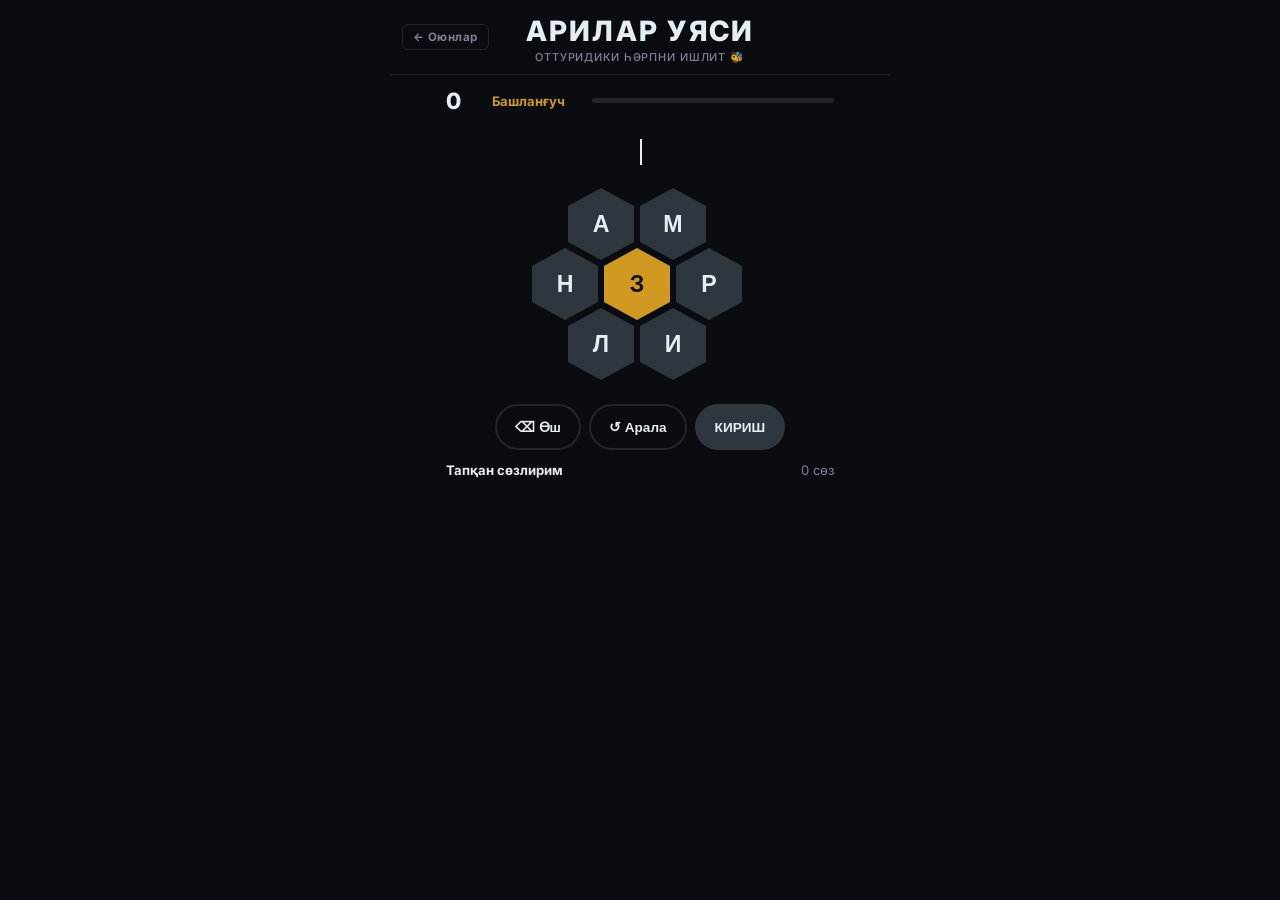
<file: spelling-bee.html>
<!DOCTYPE html>
<html lang="ug">
<head>
  <meta charset="UTF-8" />
  <meta name="viewport" content="width=device-width, initial-scale=1.0, maximum-scale=1.0, user-scalable=no" />
  <title>Арилар Уяси · Уйғур тили</title>
  <link rel="stylesheet" href="shared/theme.css?v=3" />
  <style>
    /* ── Layout ─────────────────────────────────────── */
    main {
      flex: 1;
      display: flex;
      flex-direction: column;
      align-items: center;
      width: 100%;
      max-width: 420px;
      padding: 0 16px 32px;
    }

    /* ── Rank bar ───────────────────────────────────── */
    #rank-bar {
      width: 100%;
      display: flex;
      align-items: center;
      gap: 10px;
      padding: 12px 0 6px;
    }
    #score-num {
      font-size: 1.4rem;
      font-weight: 800;
      min-width: 36px;
    }
    #rank-label {
      font-size: 0.82rem;
      font-weight: 700;
      color: var(--yellow);
      min-width: 90px;
    }
    #prog-track {
      flex: 1;
      height: 5px;
      background: var(--border);
      border-radius: 3px;
      overflow: hidden;
    }
    #prog-fill {
      height: 100%;
      background: var(--yellow);
      border-radius: 3px;
      width: 0%;
      transition: width 0.4s ease;
    }

    /* ── Word preview ───────────────────────────────── */
    #word-preview {
      min-height: 52px;
      display: flex;
      align-items: center;
      justify-content: center;
      font-size: 1.7rem;
      font-weight: 800;
      letter-spacing: 0.1em;
      margin: 6px 0 2px;
      width: 100%;
      text-align: center;
    }
    #word-preview .req { color: var(--yellow); }
    #word-preview .cur {
      display: inline-block;
      width: 2px;
      height: 1.6rem;
      background: var(--text);
      animation: blink 1s step-end infinite;
      vertical-align: middle;
      margin-left: 1px;
    }
    @keyframes blink { 50% { opacity: 0; } }

    #word-preview.shake {
      animation: wShake 400ms ease;
    }
    @keyframes wShake {
      0%,100% { transform: translateX(0); }
      20%,60% { transform: translateX(-8px); }
      40%,80% { transform: translateX(8px); }
    }
    #word-preview.pop {
      animation: wPop 250ms ease;
    }
    @keyframes wPop {
      0%,100% { transform: scale(1); }
      50%     { transform: scale(1.06); }
    }

    /* ── Hive ───────────────────────────────────────── */
    /* 2-3-2 honeycomb. Cell = 72×80px, hex = 66×72px   */
    #hive {
      position: relative;
      width: 216px;
      height: 200px;
      margin: 8px 0 6px;
      flex-shrink: 0;
    }
    .hcell {
      position: absolute;
      width: 66px;
      height: 72px;
    }
    .hbtn {
      width: 66px;
      height: 72px;
      clip-path: polygon(50% 0%, 100% 25%, 100% 75%, 50% 100%, 0% 75%, 0% 25%);
      background: var(--key-bg);
      color: var(--text);
      font-size: 1.45rem;
      font-weight: 800;
      text-transform: uppercase;
      border: none;
      cursor: pointer;
      user-select: none;
      -webkit-tap-highlight-color: transparent;
      touch-action: manipulation;
      display: flex;
      align-items: center;
      justify-content: center;
      transition: filter 0.1s;
    }
    .hbtn.req-hex {
      background: var(--yellow);
      color: #111;
    }
    .hbtn:active { filter: brightness(0.72); }

    /* ── Action row ─────────────────────────────────── */
    #actions {
      display: flex;
      gap: 8px;
      margin: 10px 0 12px;
    }
    .act-btn {
      height: 46px;
      padding: 0 18px;
      border-radius: 23px;
      border: 2px solid var(--border);
      background: transparent;
      color: var(--text);
      font-size: 0.85rem;
      font-weight: 700;
      cursor: pointer;
      touch-action: manipulation;
      transition: border-color 0.15s, background 0.15s;
    }
    .act-btn:hover  { border-color: #666; }
    .act-btn:active { background: var(--surface); }
    .act-btn.solid  { background: var(--key-bg); border-color: transparent; }
    .act-btn.solid:hover { background: #999; }

    /* ── Found words ─────────────────────────────────── */
    #found-wrap { width: 100%; }
    #found-head {
      display: flex;
      justify-content: space-between;
      align-items: baseline;
      margin-bottom: 10px;
    }
    #found-head span { font-size: 0.82rem; }
    #found-head .title { font-weight: 700; }
    #found-head .count { color: var(--subtext); }
    #found-chips {
      display: flex;
      flex-wrap: wrap;
      gap: 7px;
    }
    .chip {
      background: var(--surface);
      border: 1px solid var(--border);
      border-radius: 20px;
      padding: 4px 13px;
      font-size: 0.84rem;
      font-weight: 600;
      cursor: default;
    }
    .chip.pangram { border-color: var(--yellow); color: var(--yellow); }

  </style>
</head>
<body>

<div id="toasts"></div>

<header>
  <a href="index.html" class="btn-back">← Оюнлар</a>
  <h1>АРИЛАР УЯСИ</h1>
  <p class="subtitle">ОТТУРИДИКИ ҺӘРПНИ ИШЛИТ 🐝</p>
</header>

<main>

  <!-- Rank & progress -->
  <div id="rank-bar">
    <span id="score-num">0</span>
    <span id="rank-label">Башланғуч</span>
    <div id="prog-track"><div id="prog-fill"></div></div>
  </div>

  <!-- Typed word display -->
  <div id="word-preview"><span class="cur"></span></div>

  <!-- Honeycomb (built by JS) -->
  <div id="hive"></div>

  <!-- Controls -->
  <div id="actions">
    <button class="act-btn"       id="btn-del">⌫ Өш</button>
    <button class="act-btn"       id="btn-shuf">↺ Арала</button>
    <button class="act-btn solid" id="btn-enter">КИРИШ</button>
  </div>

  <!-- Found words -->
  <div id="found-wrap">
    <div id="found-head">
      <span class="title">Тапқан сөзлирим</span>
      <span class="count" id="found-count">0 сөз</span>
    </div>
    <div id="found-chips"></div>
  </div>
</main>

<script src="data/spelling-bee.js?v=3"></script>
<script src="shared/utils.js?v=3"></script>
<script>
// ═══════════════════════════════════════════════════════
//  PUZZLES — loaded from data/spelling-bee.js (encoded)
//  Format: [{ center, outer:[6 letters], words:{WORD:'meaning'} }]
//  Edit puzzles in scripts/encode-data.js → re-run node scripts/encode-data.js
// ═══════════════════════════════════════════════════════
const PUZZLES = decodeGameData('spellingBee');

// ═══════════════════════════════════════════════════════
//  RANK THRESHOLDS (fraction of max possible score)
// ═══════════════════════════════════════════════════════
const RANKS = [
  { label: 'Башланғуч', frac: 0    },
  { label: 'Яхши',      frac: 0.05 },
  { label: 'Маң',       frac: 0.15 },
  { label: 'Зор',       frac: 0.30 },
  { label: 'Аҗайип',    frac: 0.50 },
  { label: 'Данышман',  frac: 0.70 },
  { label: 'Мелик 🏆',  frac: 1.00 },
];

// ═══════════════════════════════════════════════════════
//  HIVE LAYOUT
//  7 cell positions in a 2-3-2 honeycomb (cell = 72×80px).
//  Index 3 is always the center (required) letter.
//  Outer order: pos 0,1 = row 0; pos 2,4 = row 1 sides; pos 5,6 = row 2
// ═══════════════════════════════════════════════════════
const POSITIONS = [
  { l: 36,  t: 0   }, // 0 outer
  { l: 108, t: 0   }, // 1 outer
  { l: 0,   t: 60  }, // 2 outer
  { l: 72,  t: 60  }, // 3 CENTER
  { l: 144, t: 60  }, // 4 outer
  { l: 36,  t: 120 }, // 5 outer
  { l: 108, t: 120 }, // 6 outer
];

// ═══════════════════════════════════════════════════════
//  STATE
// ═══════════════════════════════════════════════════════
let puzzle, req, outer, allSet;
let word  = [];
let found = new Set();
let score = 0, maxScore = 0;

// ═══════════════════════════════════════════════════════
//  INIT
// ═══════════════════════════════════════════════════════
function init() {
  puzzle   = PUZZLES[Math.floor(Math.random() * PUZZLES.length)];
  req      = puzzle.center;
  outer    = [...puzzle.outer];
  allSet   = new Set([req, ...puzzle.outer]);
  word     = [];
  found    = new Set();
  score    = 0;
  maxScore = Object.keys(puzzle.words).reduce((s, w) => s + pts(w), 0);

  buildHive();
  draw();
  document.addEventListener('keydown', onKey);
}

// ═══════════════════════════════════════════════════════
//  HIVE BUILD
// ═══════════════════════════════════════════════════════
function buildHive() {
  const hive = document.getElementById('hive');
  hive.innerHTML = '';
  POSITIONS.forEach(({ l, t }, i) => {
    const isReq  = i === 3;
    // outer letter index: positions 0,1,2 → outer[0,1,2]; positions 4,5,6 → outer[3,4,5]
    const letter = isReq ? req : outer[i < 3 ? i : i - 1];
    const cell   = document.createElement('div');
    cell.className     = 'hcell';
    cell.style.cssText = `left:${l}px;top:${t}px`;
    const btn = document.createElement('button');
    btn.className   = 'hbtn' + (isReq ? ' req-hex' : '');
    btn.textContent = letter;
    btn.addEventListener('pointerdown', e => { e.preventDefault(); addLetter(letter); });
    cell.appendChild(btn);
    hive.appendChild(cell);
  });
}

// ═══════════════════════════════════════════════════════
//  INPUT
// ═══════════════════════════════════════════════════════
function onKey(e) {
  if (e.key === 'Enter')     { submit();                return; }
  if (e.key === 'Backspace') { del();                   return; }
  const ch = e.key.toUpperCase();
  if (isCyrillic(ch))        { addLetter(ch); }
}
function addLetter(ch) { word.push(ch); draw(); }
function del()         { if (word.length) { word.pop(); draw(); } }

// ═══════════════════════════════════════════════════════
//  SUBMIT
// ═══════════════════════════════════════════════════════
function submit() {
  const w = word.join('');
  if (w.length < 4)                           return flash('shake'), toast('Кем дегәндә 4 һәрп болсун');
  if (!word.includes(req))                    return flash('shake'), toast(`«${req}» һәрпи болуши шарт`);
  if (word.some(c => !allSet.has(c)))         return flash('shake'), toast('Уядин ташқири һәрп ишлитилди');
  if (found.has(w))                           return flash('shake'), toast('Буни алриди таптиңиз!');
  if (!puzzle.words[w])                       return flash('shake'), toast('Бундақ сөз йоқ');

  const p = pts(w), pan = isPangram(w);
  score += p;
  found.add(w);
  word = [];
  flash('pop');
  toast(pan ? `Барлиқ һәрп! +${p} ✨` : `+${p}`);
  draw();
  if (found.size === Object.keys(puzzle.words).length)
    setTimeout(() => toast('Мелик! Барлиқ сөзни таптиңиз! 🏆', 4000), 300);
}

// ═══════════════════════════════════════════════════════
//  SCORING
// ═══════════════════════════════════════════════════════
function pts(w)       { return ([...w].length === 4 ? 1 : [...w].length) + (isPangram(w) ? 7 : 0); }
function isPangram(w) { return [...allSet].every(l => w.includes(l)); }

// ═══════════════════════════════════════════════════════
//  SHUFFLE (outer hexes only)
// ═══════════════════════════════════════════════════════
function shuffle() {
  for (let i = outer.length - 1; i > 0; i--) {
    const j = Math.floor(Math.random() * (i + 1));
    [outer[i], outer[j]] = [outer[j], outer[i]];
  }
  buildHive();
}

// ═══════════════════════════════════════════════════════
//  DRAW / RENDER
// ═══════════════════════════════════════════════════════
function draw() {
  // Word preview
  const pre = document.getElementById('word-preview');
  if (!word.length) {
    pre.innerHTML = '<span class="cur"></span>';
  } else {
    pre.innerHTML = word.map(c =>
      `<span${c === req ? ' class="req"' : ''}>${c}</span>`
    ).join('') + '<span class="cur"></span>';
  }

  // Score + rank
  document.getElementById('score-num').textContent = score;
  const frac = maxScore ? score / maxScore : 0;
  document.getElementById('prog-fill').style.width = Math.min(frac * 100, 100) + '%';
  let rank = RANKS[0];
  for (const r of RANKS) { if (frac >= r.frac) rank = r; }
  document.getElementById('rank-label').textContent = rank.label;

  // Found words
  document.getElementById('found-count').textContent = found.size + ' сөз';
  const chips = document.getElementById('found-chips');
  chips.innerHTML = '';
  [...found]
    .sort((a, b) => [...b].length - [...a].length || a.localeCompare(b))
    .forEach(w => {
      const c = document.createElement('div');
      c.className   = 'chip' + (isPangram(w) ? ' pangram' : '');
      c.title       = puzzle.words[w];
      c.textContent = w;
      chips.appendChild(c);
    });
}

function flash(cls) {
  const el = document.getElementById('word-preview');
  el.classList.remove('shake', 'pop');
  void el.offsetWidth;
  el.classList.add(cls);
  el.addEventListener('animationend', () => el.classList.remove(cls), { once: true });
}

// ═══════════════════════════════════════════════════════
//  BUTTONS
// ═══════════════════════════════════════════════════════
document.getElementById('btn-del').addEventListener('click',   del);
document.getElementById('btn-shuf').addEventListener('click',  shuffle);
document.getElementById('btn-enter').addEventListener('click', submit);

init();
</script>
</body>
</html>
</file>
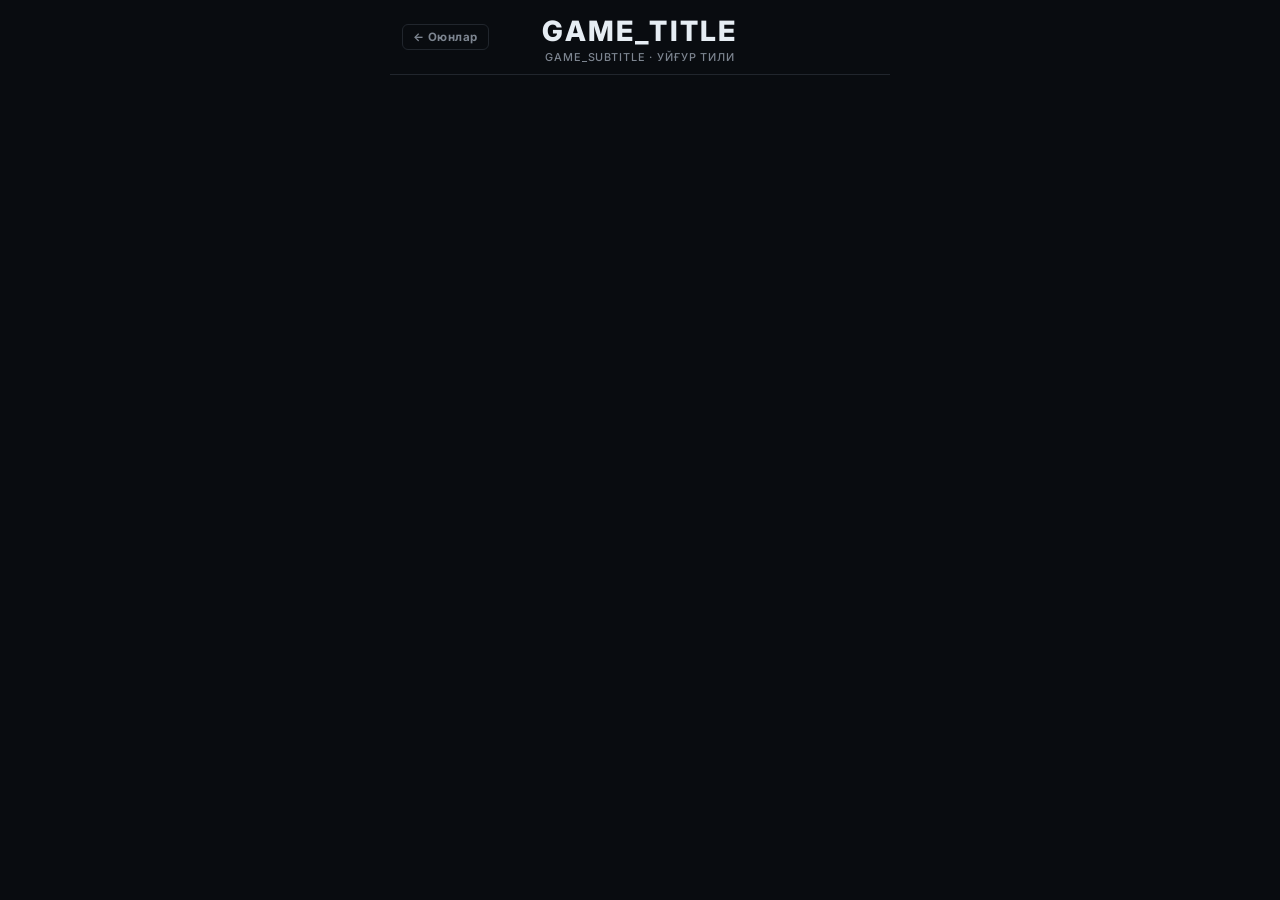
<file: template-game.html>
<!DOCTYPE html>
<html lang="ug">
<head>
  <meta charset="UTF-8" />
  <meta name="viewport" content="width=device-width, initial-scale=1.0, maximum-scale=1.0, user-scalable=no" />
  <title>GAME_TITLE · Уйғур тили</title>
  <link rel="stylesheet" href="shared/theme.css" />
  <style>
    /* ── Game-specific styles only ─────────────────────
       Dark theme variables, reset, header, modal, toast,
       and buttons are already in shared/theme.css.
       Only put game-specific layout/components here.
    ─────────────────────────────────────────────────── */

    /* Main game area */
    #game-wrap {
      flex: 1;
      display: flex;
      align-items: center;
      justify-content: center;
      padding: 16px 0 8px;
    }

    /* ── Keyboard (needed for letter-guessing games) ── */
    #keyboard {
      width: 100%;
      max-width: 500px;
      padding: 4px 6px 20px;
    }
    .kb-row {
      display: flex;
      justify-content: center;
      gap: 4px;
      margin-bottom: 5px;
    }
    .key {
      height: 54px;
      min-width: 32px;
      flex: 1;
      max-width: 40px;
      border-radius: 4px;
      border: none;
      background: var(--key-bg);
      color: var(--text);
      font-size: 0.78rem;
      font-weight: 700;
      cursor: pointer;
      display: flex;
      align-items: center;
      justify-content: center;
      user-select: none;
      -webkit-tap-highlight-color: transparent;
      transition: background 0.2s, color 0.2s;
      touch-action: manipulation;
    }
    .key.wide { min-width: 56px; max-width: 64px; font-size: 0.7rem; }
    .key:active { filter: brightness(0.85); }
    .key[data-state="correct"] { background: var(--green);  color: #fff; }
    .key[data-state="present"] { background: var(--yellow); color: #fff; }
    .key[data-state="absent"]  { background: #3a3a3c;       color: #888; }

    /* ── TODO: add your game board styles below ──────── */

  </style>
</head>
<body>

<!-- Toast container (required by utils.js toast()) -->
<div id="toasts"></div>

<!-- Header -->
<header>
  <a href="index.html" class="btn-back">← Оюнлар</a>
  <h1>GAME_TITLE</h1>
  <p class="subtitle">GAME_SUBTITLE · УЙҒУР ТИЛИ</p>
</header>

<!-- Game area — replace with your game board -->
<div id="game-wrap">
  <div id="game-board">
    <!-- TODO: your game board HTML -->
  </div>
</div>

<!-- Virtual keyboard (remove if game doesn't need it) -->
<div id="keyboard"></div>

<!-- Result modal (shared/theme.css provides .modal styles) -->
<div id="overlay">
  <div class="modal">
    <div class="modal-title"  id="m-title"></div>
    <div class="modal-word"   id="m-word"></div>
    <div class="modal-meaning" id="m-meaning"></div>
    <div class="modal-stats">
      <div class="stat"><span class="stat-n" id="s-played">0</span><span class="stat-l">Барлиқ оюн</span></div>
      <div class="stat"><span class="stat-n" id="s-wins">0</span>  <span class="stat-l">Утуш</span></div>
      <div class="stat"><span class="stat-n" id="s-streak">0</span><span class="stat-l">Кетма-кет</span></div>
    </div>
    <button class="btn-primary" id="btn-new">Йеңи оюн ▶</button>
  </div>
</div>

<!-- Shared utilities: toast(), Stats, buildKeyboard(), animOnce(), isCyrillic() -->
<script src="shared/utils.js"></script>
<script>
// ═══════════════════════════════════════════════════════
//  GAME DATA
//  ⚠️  All words must be exactly 5 Uyghur Cyrillic characters.
//  ⚠️  Use English for meanings.
//  ⚠️  Verify with the node snippet in CLAUDE.md before shipping.
//  ⚠️  No Latin characters — especially H vs Cyrillic Һ (U+04BA).
// ═══════════════════════════════════════════════════════
const WORDS = [
  // ['СӨЗҮМ', 'meaning in English'],
];

// ═══════════════════════════════════════════════════════
//  WIN MESSAGES  (Uyghur Cyrillic — see CLAUDE.md table)
// ═══════════════════════════════════════════════════════
const WIN_MSGS = ['Аҗайип! 🎉', 'Зор! 🌟', 'Яхши! 👏', 'Тоғра! ✅', 'Камаль! 💪', 'Болиду! 😊'];

// ═══════════════════════════════════════════════════════
//  STATS  (change 'game-key' to a unique string per game)
// ═══════════════════════════════════════════════════════
const stats = new Stats('game-key');

// ═══════════════════════════════════════════════════════
//  GAME STATE
// ═══════════════════════════════════════════════════════
let target, meaning, gameOver;

// ═══════════════════════════════════════════════════════
//  INIT
// ═══════════════════════════════════════════════════════
function init() {
  const pick = WORDS[Math.floor(Math.random() * WORDS.length)];
  target   = pick[0];
  meaning  = pick[1];
  gameOver = false;

  // TODO: reset your game board visuals here

  // Build virtual keyboard (remove if not needed)
  const kb = buildKeyboard(handleKey);

  document.addEventListener('keydown', onPhysicalKey);
}

// ═══════════════════════════════════════════════════════
//  INPUT
// ═══════════════════════════════════════════════════════
function onPhysicalKey(e) {
  if (gameOver) return;
  if (e.key === 'Enter')     { handleKey('ENTER');   return; }
  if (e.key === 'Backspace') { handleKey('⌫');       return; }
  const ch = e.key.toUpperCase();
  if (isCyrillic(ch))        { handleKey(ch); }
}

function handleKey(k) {
  if (gameOver) return;
  if (k === '⌫')       { /* TODO: delete */ }
  else if (k === 'ENTER') { /* TODO: submit */ }
  else                    { /* TODO: add letter */ }
}

// ═══════════════════════════════════════════════════════
//  END GAME
// ═══════════════════════════════════════════════════════
function endGame(won, usedRows = 0) {
  gameOver = true;
  document.removeEventListener('keydown', onPhysicalKey);

  if (won) { stats.recordWin();  }
  else     { stats.recordLoss(); }
  stats.renderTo('s-played', 's-wins', 's-streak');

  document.getElementById('m-title').textContent   = won ? WIN_MSGS[Math.min(usedRows - 1, WIN_MSGS.length - 1)] : 'Болмиди 😔';
  document.getElementById('m-word').textContent    = target;
  document.getElementById('m-meaning').textContent = meaning;

  setTimeout(openModal, 1600);
}

// ═══════════════════════════════════════════════════════
//  NEW GAME BUTTON
// ═══════════════════════════════════════════════════════
document.getElementById('btn-new').addEventListener('click', () => {
  closeModal();
  document.removeEventListener('keydown', onPhysicalKey);
  init();
});

// ── Start ──
init();
</script>
</body>
</html>
</file>
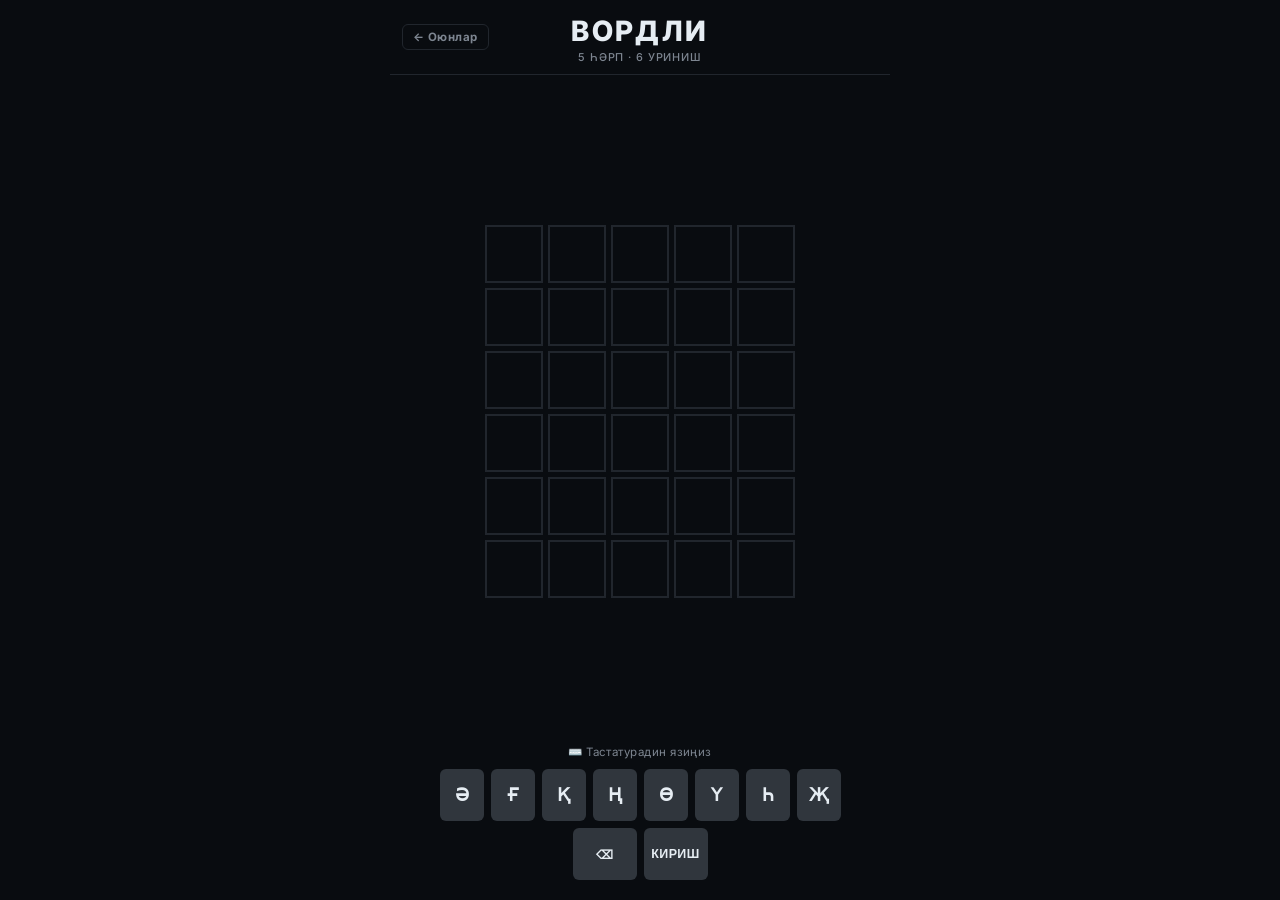
<file: wordle-uyghur.html>
<!DOCTYPE html>
<html lang="ug">
<head>
  <meta charset="UTF-8" />
  <meta name="viewport" content="width=device-width, initial-scale=1.0, maximum-scale=1.0, user-scalable=no" />
  <title>Вордли · Уйғур тили</title>
  <link rel="stylesheet" href="shared/theme.css?v=3" />
  <style>
    /* ── Wordle-specific variables ─────────────────────── */
    :root {
      --tile: 58px;
      --gap:  5px;
    }

    /* ── Board ─────────────────────────────────────────── */
    #board-wrap {
      flex: 1;
      display: flex;
      align-items: center;
      justify-content: center;
      padding: 16px 0 8px;
    }
    #board {
      display: grid;
      grid-template-rows: repeat(6, var(--tile));
      grid-template-columns: repeat(5, var(--tile));
      gap: var(--gap);
    }

    /* ── Tiles ─────────────────────────────────────────── */
    .tile {
      width: var(--tile);
      height: var(--tile);
      border: 2px solid var(--border);
      display: flex;
      align-items: center;
      justify-content: center;
      font-size: 1.85rem;
      font-weight: 800;
      user-select: none;
      text-transform: uppercase;
      transition: border-color 0.05s;
    }
    .tile[data-letter] { border-color: #565758; }

    /* Tile states (set after flip) */
    .tile[data-state="correct"] { background: var(--green);  border-color: var(--green);  color: #fff; }
    .tile[data-state="present"] { background: var(--yellow); border-color: var(--yellow); color: #fff; }
    .tile[data-state="absent"]  { background: var(--gray);   border-color: var(--gray);   color: #fff; }

    /* ── Tile animations ───────────────────────────────── */
    .tile.pop   { animation: pop   80ms  ease-in-out; }
    .tile.shake { animation: shake 500ms ease; }
    .tile.flip  { animation: flip  500ms ease; }
    .tile.bounce{ animation: bounce 600ms ease; }

    @keyframes pop {
      0%   { transform: scale(1); }
      50%  { transform: scale(1.13); }
      100% { transform: scale(1); }
    }
    @keyframes shake {
      0%,100%        { transform: translateX(0); }
      15%,45%,75%    { transform: translateX(-5px); }
      30%,60%,90%    { transform: translateX(5px); }
    }
    @keyframes flip {
      0%   { transform: scaleY(1); }
      50%  { transform: scaleY(0.01); }
      100% { transform: scaleY(1); }
    }
    @keyframes bounce {
      0%,20%  { transform: translateY(0); }
      40%     { transform: translateY(-22px); }
      55%     { transform: translateY(4px); }
      70%     { transform: translateY(-10px); }
      85%     { transform: translateY(2px); }
      100%    { transform: translateY(0); }
    }

    /* ── Wordle responsive tweaks ──────────────────────── */
    @media (max-height: 680px) {
      :root { --tile: 48px; }
      #board-wrap { padding: 10px 0 4px; }
      #keyboard   { padding-bottom: 10px; }
    }
    @media (max-width: 380px) {
      :root { --tile: clamp(44px, 13vw, 52px); }
    }
  </style>
</head>
<body>

<div id="toasts"></div>

<header>
  <a href="index.html" class="btn-back">← Оюнлар</a>
  <h1>Вордли</h1>
  <p class="subtitle">5 ҺӘРП · 6 УРИНИШ</p>
</header>

<div id="board-wrap">
  <div id="board"></div>
</div>

<div id="keyboard"></div>

<div id="overlay">
  <div class="modal">
    <div class="modal-title" id="m-title"></div>
    <div class="modal-word"  id="m-word"></div>
    <div class="modal-meaning" id="m-meaning" style="font-style:italic"></div>
    <div class="modal-stats">
      <div class="stat"><span class="stat-n" id="s-played">0</span><span class="stat-l">Барлиқ оюн</span></div>
      <div class="stat"><span class="stat-n" id="s-wins">0</span><span class="stat-l">Утуш</span></div>
      <div class="stat"><span class="stat-n" id="s-streak">0</span><span class="stat-l">Кетма-кет</span></div>
    </div>
    <button class="btn-primary" id="btn-new">Йеңи оюн ▶</button>
  </div>
</div>

<script src="data/wordle.js?v=3"></script>
<script src="shared/utils.js?v=3"></script>
<script>
// ═══════════════════════════════════════════════════════
//  WORD LIST — loaded from data/wordle.js (encoded)
//  Format: ['WORD', 'Meaning in Russian']
//  Edit words in scripts/encode-data.js → re-run node scripts/encode-data.js
// ═══════════════════════════════════════════════════════
const WORDS = decodeGameData('wordle');

const VALID = new Set(WORDS.map(w => w[0]));

// ═══════════════════════════════════════════════════════
//  CONSTANTS
// ═══════════════════════════════════════════════════════
const ROWS = 6, COLS = 5;
const FLIP_MS = 500, FLIP_STAGGER = 320;

// ═══════════════════════════════════════════════════════
//  STATE
// ═══════════════════════════════════════════════════════
let target, meaning, row, col, guess, over;
let stats = JSON.parse(localStorage.getItem('wy-stats') || '{"played":0,"wins":0,"streak":0}');
const tiles = [];  // tiles[r][c] = DOM element

// ═══════════════════════════════════════════════════════
//  KEYBOARD (shared module from utils.js)
// ═══════════════════════════════════════════════════════
const kb = new UyghurKeyboard({
  onLetter: ch => handleKey(ch),
  onDelete: ()  => handleKey('⌫'),
  onEnter:  ()  => handleKey('ENTER'),
});
kb.mount(document.getElementById('keyboard'));

// Tap the board on mobile → open native keyboard
document.getElementById('board-wrap').addEventListener('click', () => kb.focus());

// ═══════════════════════════════════════════════════════
//  INIT
// ═══════════════════════════════════════════════════════
function init() {
  const pick = WORDS[Math.floor(Math.random() * WORDS.length)];
  target  = pick[0];
  meaning = pick[1];
  row = col = 0;
  guess = [];
  over  = false;

  buildBoard();
  kb.resetKeyStates();
  document.addEventListener('keydown', onKey);
}

function buildBoard() {
  const board = document.getElementById('board');
  board.innerHTML = '';
  tiles.length = 0;
  for (let r = 0; r < ROWS; r++) {
    tiles[r] = [];
    for (let c = 0; c < COLS; c++) {
      const t = document.createElement('div');
      t.className = 'tile';
      board.appendChild(t);
      tiles[r][c] = t;
    }
  }
}

// ═══════════════════════════════════════════════════════
//  INPUT
// ═══════════════════════════════════════════════════════
function onKey(e) {
  if (over) return;
  if (e.key === 'Enter')     { handleKey('ENTER'); return; }
  if (e.key === 'Backspace') { handleKey('⌫');    return; }
  const ch = e.key.toUpperCase();
  if (isCyrillic(ch))        { handleKey(ch); }
}

function handleKey(k) {
  if (over) return;
  if (k === '⌫')       deleteLetter();
  else if (k === 'ENTER') submitGuess();
  else                    addLetter(k);
}

function addLetter(ch) {
  if (col >= COLS) return;
  const t = tiles[row][col];
  t.textContent    = ch;
  t.dataset.letter = ch;
  animOnce(t, 'pop');
  guess.push(ch);
  col++;
}

function deleteLetter() {
  if (col <= 0) return;
  col--;
  guess.pop();
  const t = tiles[row][col];
  t.textContent = '';
  delete t.dataset.letter;
}

// ═══════════════════════════════════════════════════════
//  SUBMIT
// ═══════════════════════════════════════════════════════
function submitGuess() {
  if (col < COLS) {
    toast('5 һәрп болуши керек');
    shakeRow(row);
    return;
  }
  const word = guess.join('');

  // Soft dictionary check — warn but don't block (prototype UX).
  // Uncomment for strict validation:
  // if (!VALID.has(word)) { toast('Бундақ сөз йоқ'); shakeRow(row); return; }

  const result     = evaluate(word);
  const won        = result.every(r => r === 'correct');
  const currentRow = row;

  revealRow(row, word, result);

  setTimeout(() => {
    updateKeyColors(word, result);
    if (won) {
      bounceRow(currentRow);
      endGame(true, currentRow + 1);
    } else if (currentRow + 1 >= ROWS) {
      endGame(false, ROWS);
    }
  }, COLS * FLIP_STAGGER + FLIP_MS + 50);

  row++;
  col   = 0;
  guess = [];
}

// ═══════════════════════════════════════════════════════
//  EVALUATION  (handles duplicate letters correctly)
// ═══════════════════════════════════════════════════════
function evaluate(word) {
  const result = Array(COLS).fill('absent');
  const tArr   = target.split('');
  const gArr   = word.split('');

  // Pass 1: correct positions
  for (let i = 0; i < COLS; i++) {
    if (gArr[i] === tArr[i]) {
      result[i] = 'correct';
      tArr[i] = gArr[i] = null;
    }
  }
  // Pass 2: present (wrong position)
  for (let i = 0; i < COLS; i++) {
    if (gArr[i] === null) continue;
    const idx = tArr.indexOf(gArr[i]);
    if (idx !== -1) { result[i] = 'present'; tArr[idx] = null; }
  }
  return result;
}

// ═══════════════════════════════════════════════════════
//  ANIMATIONS
// ═══════════════════════════════════════════════════════
function revealRow(r, word, result) {
  for (let c = 0; c < COLS; c++) {
    const t = tiles[r][c];
    setTimeout(() => {
      t.classList.add('flip');
      setTimeout(() => { t.dataset.state = result[c]; }, FLIP_MS / 2);
      t.addEventListener('animationend', () => t.classList.remove('flip'), { once: true });
    }, c * FLIP_STAGGER);
  }
}

function shakeRow(r)  { for (let c = 0; c < COLS; c++) animOnce(tiles[r][c], 'shake'); }
function bounceRow(r) { for (let c = 0; c < COLS; c++) setTimeout(() => animOnce(tiles[r][c], 'bounce'), c * 80); }

// ═══════════════════════════════════════════════════════
//  KEY COLOR TRACKING
//  Delegates to UyghurKeyboard — handles the 8 special letters.
//  Standard Cyrillic letters typed from physical keyboard are
//  not shown in the strip, so no color tracking needed for them.
// ═══════════════════════════════════════════════════════
function updateKeyColors(word, result) {
  for (let i = 0; i < COLS; i++) {
    kb.setKeyState(word[i], result[i]);
  }
}

// ═══════════════════════════════════════════════════════
//  END GAME
// ═══════════════════════════════════════════════════════
const WIN_MSGS = ['Аҗайип! 🎉','Зор! 🌟','Яхши! 👏','Тоғра! ✅','Камаль! 💪','Болиду! 😊'];

function endGame(won, usedRows) {
  over = true;
  document.removeEventListener('keydown', onKey);

  stats.played++;
  if (won) { stats.wins++; stats.streak++; }
  else     { stats.streak = 0; }
  localStorage.setItem('wy-stats', JSON.stringify(stats));

  document.getElementById('s-played').textContent = stats.played;
  document.getElementById('s-wins').textContent   = stats.wins;
  document.getElementById('s-streak').textContent = stats.streak;

  document.getElementById('m-title').textContent   = won ? WIN_MSGS[Math.min(usedRows - 1, WIN_MSGS.length - 1)] : 'Болмиди 😔';
  document.getElementById('m-word').textContent    = target;
  document.getElementById('m-meaning').textContent = meaning;

  setTimeout(() => document.getElementById('overlay').classList.add('open'), 1600);
}

// ═══════════════════════════════════════════════════════
//  NEW GAME
// ═══════════════════════════════════════════════════════
document.getElementById('btn-new').addEventListener('click', () => {
  document.getElementById('overlay').classList.remove('open');
  document.removeEventListener('keydown', onKey);
  init();
});

// ── Start ──
init();

// Back-button behaviour is handled by shared/utils.js (_initBackButtons)
</script>
</body>
</html>
</file>
<file: shared/theme.css>
/* ═══════════════════════════════════════════════════════
   Уйғур SuperApp — Shared Dark Theme
   Import in every game: <link rel="stylesheet" href="../shared/theme.css">
   (or "shared/theme.css" if the game is in the root)
   ═══════════════════════════════════════════════════════ */

/* ── Fonts (Inter — modern geometric, full Cyrillic support) ─ */
@import url('https://fonts.googleapis.com/css2?family=Inter:wght@400;500;600;700;800;900&display=swap');

/* ── Variables ──────────────────────────────────────── */
:root {
  --green:    #3fb950;
  --yellow:   #d29922;
  --gray:     #21262d;
  --key-bg:   #30363d;
  --bg:       #090c10;
  --surface:  #0d1117;
  --border:   #21262d;
  --text:     #e6edf3;
  --subtext:  #7d8590;
  --radius:   6px;
}

/* ── Reset ──────────────────────────────────────────── */
*, *::before, *::after { box-sizing: border-box; margin: 0; padding: 0; }

body {
  background: var(--bg);
  color: var(--text);
  font-family: 'Inter', 'Segoe UI', 'Helvetica Neue', Arial, sans-serif;
  display: flex;
  flex-direction: column;
  align-items: center;
  min-height: 100dvh;
  overflow-x: hidden;
}

/* ── Header ─────────────────────────────────────────── */
header {
  width: 100%;
  max-width: 500px;
  border-bottom: 1px solid var(--border);
  padding: 14px 16px 10px;
  text-align: center;
}
header h1 {
  font-family: 'Inter', 'Segoe UI', sans-serif;
  font-size: 1.75rem;
  font-weight: 800;
  letter-spacing: 0.08em;
  text-transform: uppercase;
  padding: 0 80px;
}
header p.subtitle {
  font-size: 0.68rem;
  color: var(--subtext);
  letter-spacing: 0.08em;
  margin-top: 2px;
  font-weight: 500;
}

/* ── Toasts ─────────────────────────────────────────── */
#toasts {
  position: fixed;
  top: 72px;
  left: 50%;
  transform: translateX(-50%);
  z-index: 999;
  display: flex;
  flex-direction: column;
  align-items: center;
  gap: 8px;
  pointer-events: none;
}
.toast {
  background: var(--text);
  color: var(--bg);
  padding: 10px 18px;
  border-radius: var(--radius);
  font-weight: 600;
  font-size: 0.88rem;
  letter-spacing: 0.02em;
  animation: toastAnim 2.2s ease forwards;
  white-space: nowrap;
}
@keyframes toastAnim {
  0%   { opacity: 0; transform: translateY(-6px); }
  12%  { opacity: 1; transform: translateY(0); }
  78%  { opacity: 1; }
  100% { opacity: 0; }
}

/* ── Modal overlay ──────────────────────────────────── */
#overlay {
  display: none;
  position: fixed;
  inset: 0;
  background: rgba(0,0,0,0.72);
  z-index: 900;
  align-items: center;
  justify-content: center;
}
#overlay.open { display: flex; }

.modal {
  background: var(--surface);
  border: 1px solid var(--border);
  border-radius: 12px;
  padding: 28px 24px 24px;
  max-width: 340px;
  width: 90%;
  text-align: center;
}
.modal-title {
  font-size: 1.15rem;
  font-weight: 700;
  letter-spacing: 0.04em;
  text-transform: uppercase;
  margin-bottom: 6px;
}
.modal-word {
  font-size: 2rem;
  font-weight: 800;
  color: var(--green);
  letter-spacing: 0.12em;
  margin: 10px 0 4px;
}
.modal-meaning {
  font-size: 0.82rem;
  color: var(--subtext);
  font-style: italic;
  margin-bottom: 16px;
}

/* ── Stats row (used in modal) ──────────────────────── */
.modal-stats {
  display: flex;
  justify-content: space-evenly;
  margin: 14px 0 20px;
  border-top: 1px solid var(--border);
  border-bottom: 1px solid var(--border);
  padding: 12px 0;
}
.stat { display: flex; flex-direction: column; align-items: center; }
.stat-n { font-size: 1.8rem; font-weight: 800; }
.stat-l {
  font-size: 0.65rem;
  color: var(--subtext);
  text-align: center;
  max-width: 52px;
  line-height: 1.3;
}

/* ── Buttons ─────────────────────────────────────────── */
.btn-primary {
  background: var(--green);
  color: #fff;
  border: none;
  border-radius: var(--radius);
  padding: 13px 28px;
  font-size: 0.95rem;
  font-weight: 700;
  letter-spacing: 0.04em;
  text-transform: uppercase;
  cursor: pointer;
  width: 100%;
  transition: filter 0.15s;
}
.btn-primary:hover { filter: brightness(1.1); }
.btn-primary:active { filter: brightness(0.9); }

/* ── Back-to-menu button (used in game headers) ─────── */
header { position: relative; }
.btn-back {
  position: absolute;
  left: 12px;
  top: 50%;
  transform: translateY(-50%);
  background: none;
  border: 1px solid var(--border);
  border-radius: var(--radius);
  color: var(--subtext);
  font-size: 0.72rem;
  font-weight: 700;
  padding: 5px 10px;
  cursor: pointer;
  letter-spacing: 0.04em;
  text-decoration: none;
  display: inline-flex;
  align-items: center;
  gap: 4px;
  transition: color 0.15s, border-color 0.15s;
  white-space: nowrap;
}
.btn-back:hover  { color: var(--text); border-color: #666; }
.btn-back:active { color: var(--text); border-color: #888; background: rgba(255,255,255,0.06); }

/* ── Responsive ──────────────────────────────────────── */
@media (max-height: 680px) {
  header { padding: 10px 16px 8px; }
  header h1 { font-size: 1.4rem; }
}

/* ═══════════════════════════════════════════════════════
   Uyghur Supplemental Keyboard  (.ug-* prefix)
   Used by any game that needs Uyghur text input.
   Shows the 8 Uyghur-exclusive letters absent from a
   standard Russian/Cyrillic physical keyboard, plus ⌫
   and (optionally) КИРИШ.
   Managed by UyghurKeyboard in shared/utils.js.
════════════════════════════════════════════════════════ */
#keyboard {
  width: 100%;
  max-width: 480px;
  padding: 6px 12px 20px;
  display: flex;
  flex-direction: column;
  align-items: center;
  gap: 10px;
}
.ug-kb-hint {
  font-size: 0.72rem;
  color: var(--subtext);
  margin: 0;
  text-align: center;
  letter-spacing: 0.04em;
}
.ug-kb-row {
  display: flex;
  justify-content: center;
  gap: 7px;
  flex-wrap: wrap;
}
.ug-key {
  height: 52px;
  min-width: 44px;
  padding: 0 6px;
  border-radius: 6px;
  border: none;
  background: var(--key-bg);
  color: var(--text);
  font-size: 1.15rem;
  font-weight: 700;
  cursor: pointer;
  display: flex;
  align-items: center;
  justify-content: center;
  user-select: none;
  -webkit-tap-highlight-color: transparent;
  transition: background 0.2s, color 0.2s;
  touch-action: manipulation;
}
.ug-key.wide {
  min-width: 64px;
  font-size: 0.78rem;
  letter-spacing: 0.03em;
}
.ug-key:active { filter: brightness(0.82); }
.ug-key[data-state="correct"] { background: var(--green);  color: #fff; }
.ug-key[data-state="present"] { background: var(--yellow); color: #fff; }
.ug-key[data-state="absent"]  { background: #3a3a3c;       color: #888; }

/* Tap-to-type — touch devices only */
.ug-btn-tap-type {
  display: none;
  align-items: center;
  gap: 6px;
  padding: 10px 20px;
  border-radius: 8px;
  border: 1.5px solid var(--border);
  background: transparent;
  color: var(--subtext);
  font-size: 0.82rem;
  cursor: pointer;
  touch-action: manipulation;
  -webkit-tap-highlight-color: transparent;
}
.ug-btn-tap-type:active { border-color: #ccc; color: #ccc; }

@media (hover: none) {
  .ug-btn-tap-type { display: flex; }
  .ug-kb-hint      { display: none; }
}
@media (max-height: 680px) { .ug-key { height: 44px; } }
@media (max-width: 380px)  { .ug-key { height: 48px; min-width: 40px; } }
</file>
